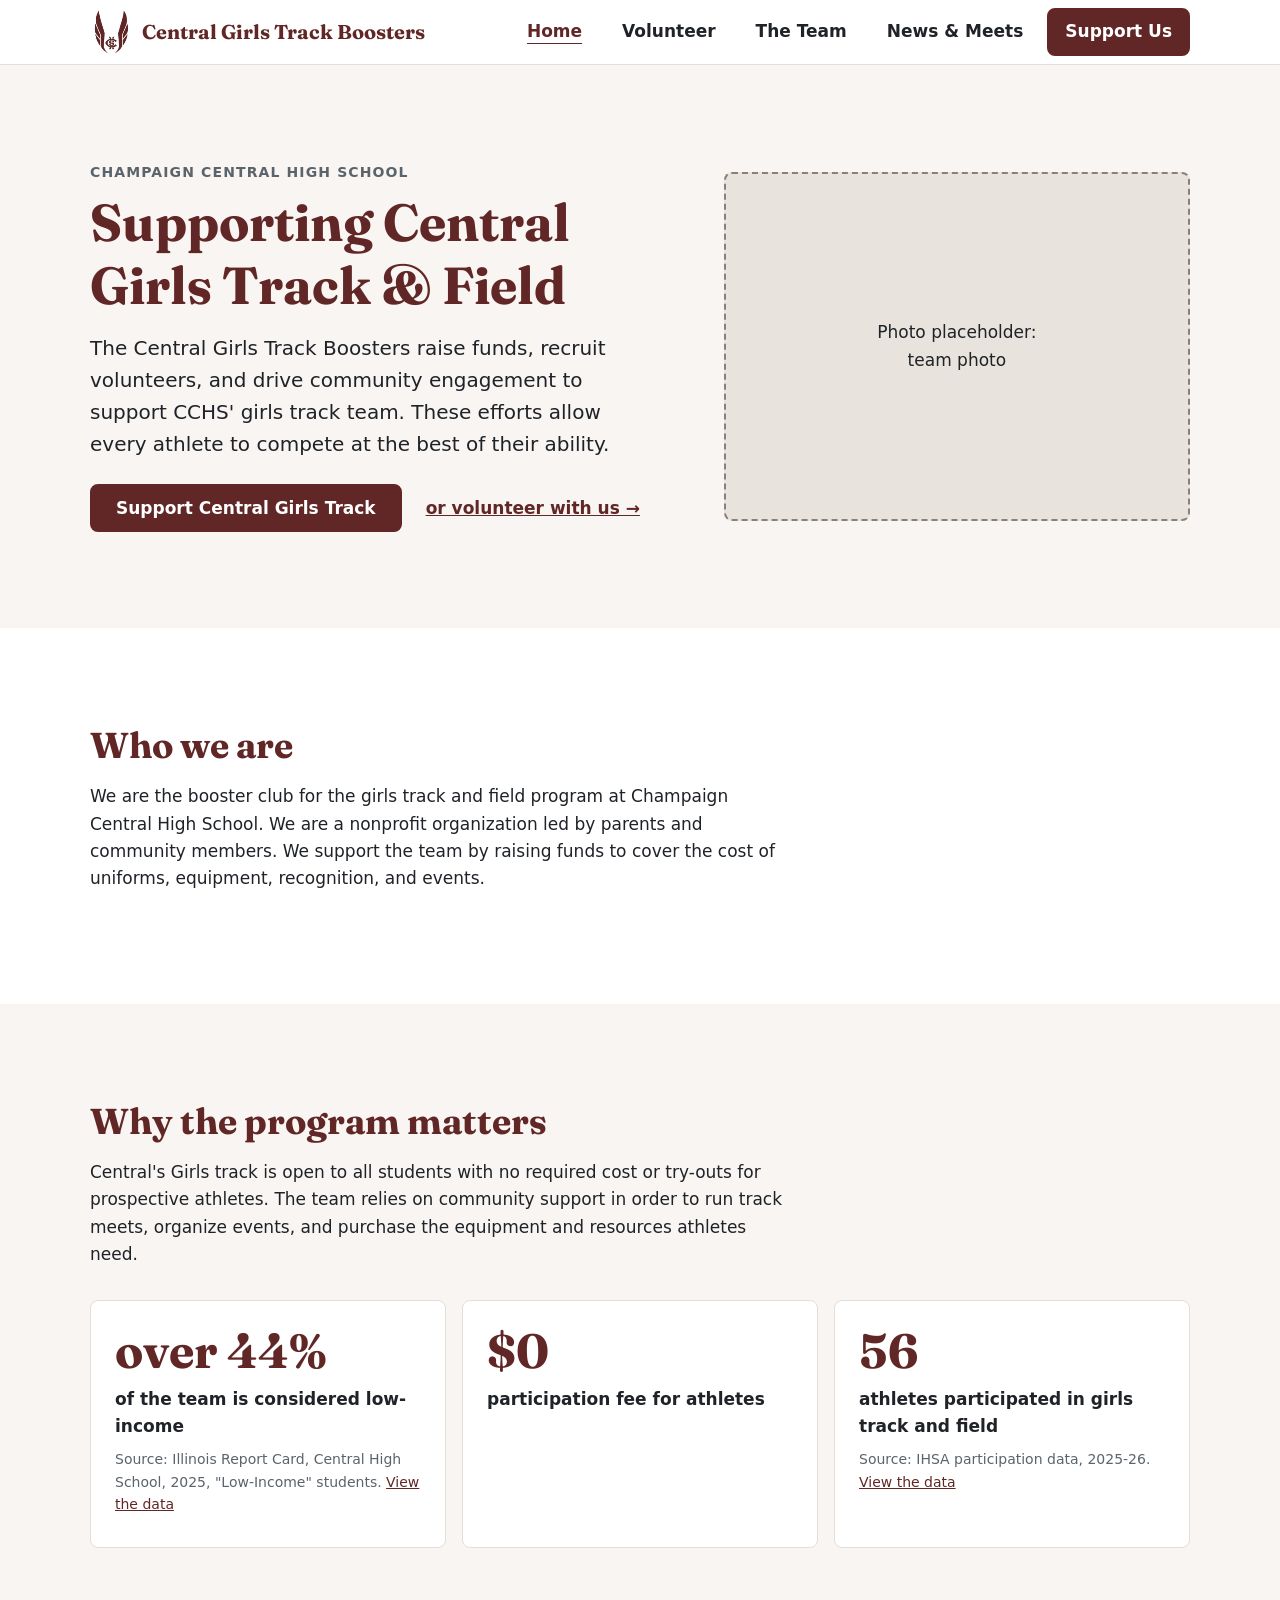
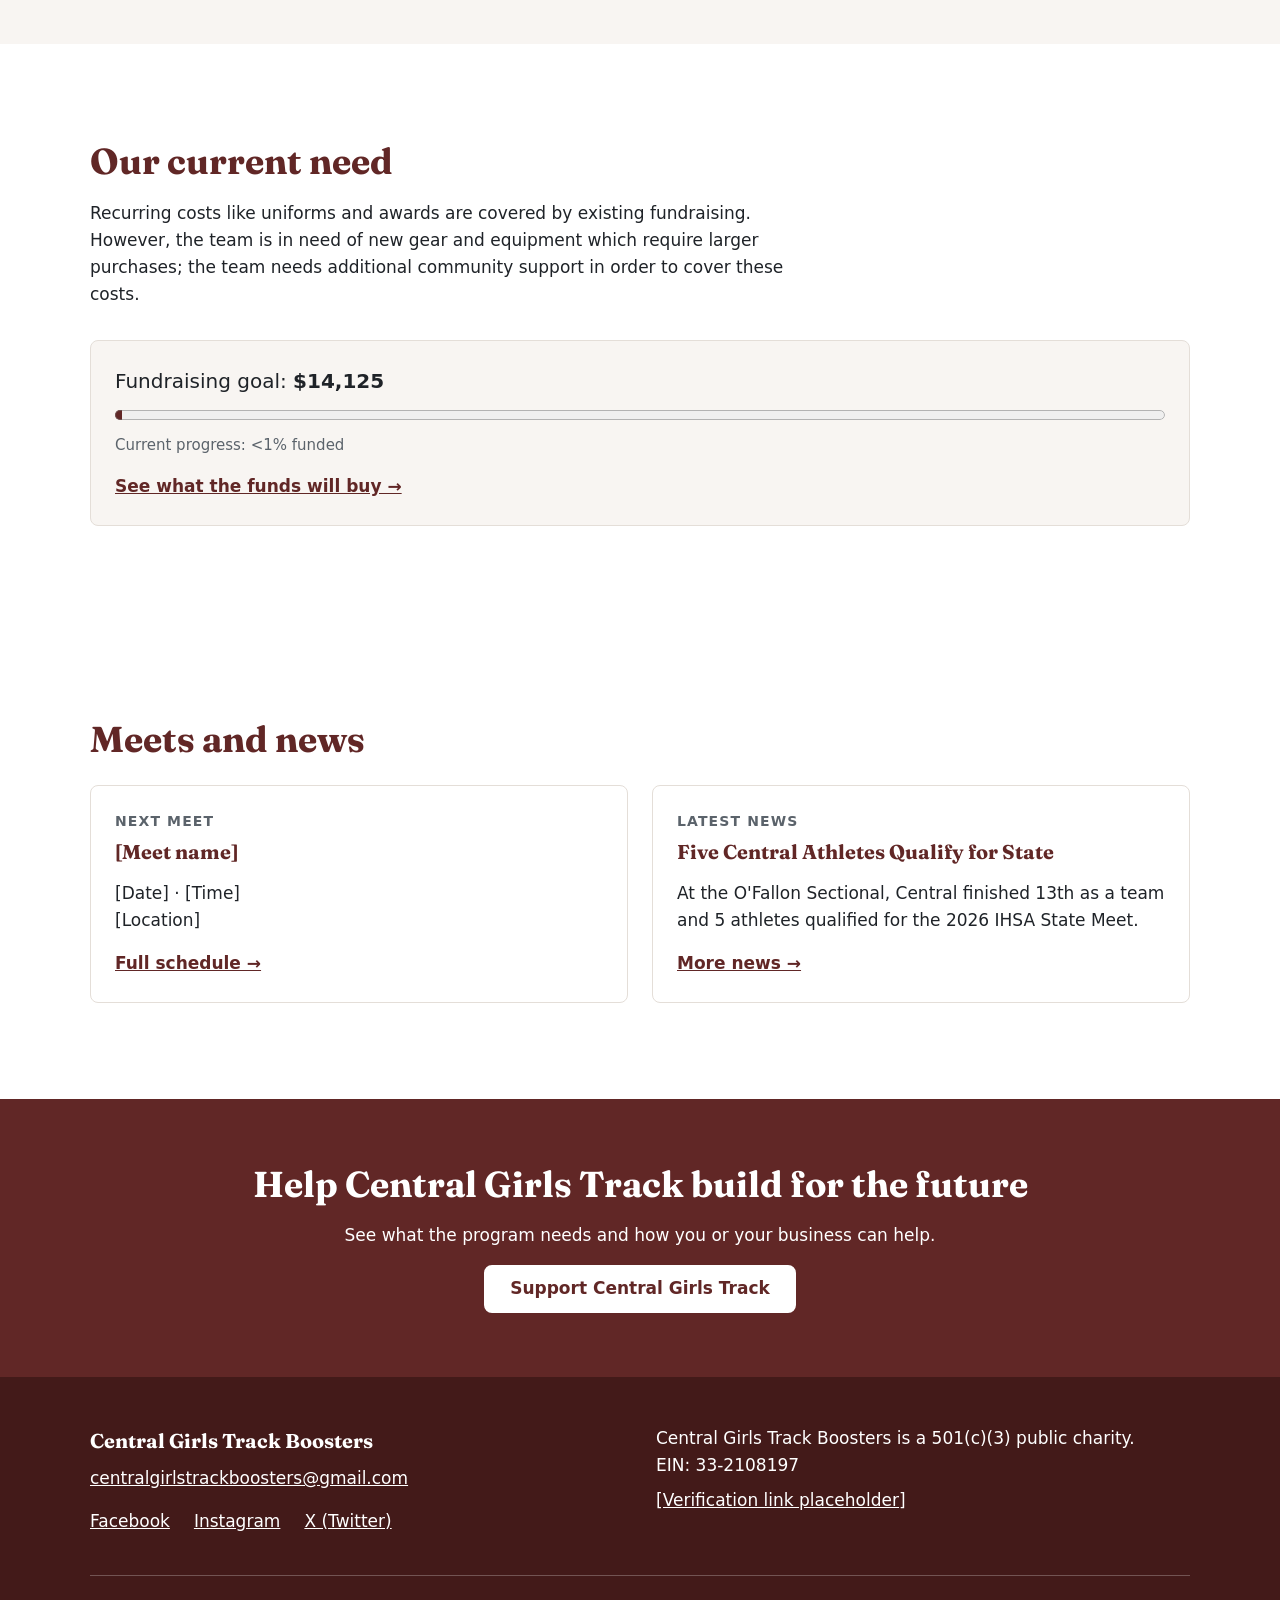
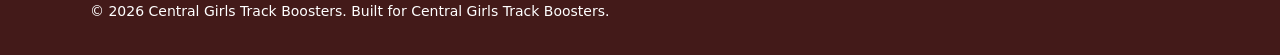
<file: index.html>
<!DOCTYPE html>
<html lang="en">
<head>
  <meta charset="utf-8">
  <meta name="viewport" content="width=device-width, initial-scale=1">
  <title>Central Girls Track Boosters</title>
  <meta name="description" content="Central Girls Track Boosters support the girls track and field program at Champaign Central High School.">

  <link rel="preconnect" href="https://fonts.googleapis.com">
  <link rel="preconnect" href="https://fonts.gstatic.com" crossorigin>
  <link href="https://fonts.googleapis.com/css2?family=Fraunces:wght@600;700&display=swap" rel="stylesheet">

  <link rel="stylesheet" href="css/style.css">
  <script src="js/main.js" defer></script>
</head>
<body>
  <a class="skip-link" href="#main">Skip to main content</a>

  <header class="site-header">
  <div class="container header-inner">

    <a class="brand" href="index.html">
      <img src="images/logo.png" alt="" width="48" height="48">
      <span class="brand-text">Central Girls Track Boosters</span>
    </a>

    <button class="nav-toggle" type="button"
            aria-expanded="false" aria-controls="site-nav">
      <span class="nav-toggle-label">Menu</span>
    </button>

    <nav id="site-nav" class="site-nav" aria-label="Main">
      <ul class="nav-list">
        <li><a href="index.html" aria-current="page">Home</a></li>
        <li><a href="volunteer.html">Volunteer</a></li>
        <li><a href="team.html">The Team</a></li>
        <li><a href="news.html">News &amp; Meets</a></li>
        <li><a class="btn btn-primary" href="support.html">Support Us</a></li>
      </ul>
    </nav>

  </div>
</header>

<main id="main">

  <!-- Hero -->
  <section class="section section-alt hero" aria-labelledby="hero-heading">
    <div class="container hero-inner">
      <div class="hero-text">
        <p class="eyebrow">Champaign Central High School</p>
        <h1 id="hero-heading">Supporting Central Girls Track &amp; Field</h1>
        <p class="lead">
          The Central Girls Track Boosters raise funds, recruit volunteers, and drive community engagement to support CCHS' girls track team. These efforts allow every athlete to compete at the best of their ability.
        </p>
        <div class="hero-actions">
          <a class="btn btn-primary" href="support.html">Support Central Girls Track</a>
          <a class="text-link" href="volunteer.html">or volunteer with us &rarr;</a>
        </div>
      </div>
      <div class="placeholder" role="img" aria-label="Placeholder for a team photo">
        Photo placeholder:<br>team photo
      </div>
    </div>
  </section>

  <!-- Who we are -->
  <section class="section" aria-labelledby="about-heading">
    <div class="container">
      <h2 id="about-heading">Who we are</h2>
      <p>
        We are the booster club for the girls track and field program at
        Champaign Central High School. We are a nonprofit organization led by parents and community members. We support the team by raising funds to cover the cost of
         uniforms, equipment, recognition, and events.
      </p>
    </div>
  </section>

  <!-- Why it matters -->
  <section class="section section-alt" aria-labelledby="why-heading">
    <div class="container">
      <h2 id="why-heading">Why the program matters</h2>
      <p>
        Central's Girls track is open to all students with no required cost or try-outs for prospective athletes. The team relies on community support in order to run track meets, organize events, and purchase the equipment
        and resources athletes need.
      </p>

      <ul class="stats">
        <li class="stat">
          <p class="stat-number">over 44%</p>
          <p class="stat-label">of the team is considered low-income</p>
          <p class="stat-note">
            Source: Illinois Report Card, Central High School, 2025,
            "Low-Income" students.
            <a href="https://www.illinoisreportcard.com/School.aspx?source=studentcharacteristics&amp;Schoolid=090100040260002"
                target="_blank" rel="noopener">View the data<span class="visually-hidden"> (opens in a new tab)</span></a>
            </p>
        </li>
        <li class="stat">
          <p class="stat-number">$0</p>
          <p class="stat-label">participation fee for athletes</p>
        </li>
        <li class="stat">
            <p class="stat-number">56</p>
            <p class="stat-label">athletes participated in girls track and field</p>
            <p class="stat-note">
                Source: IHSA participation data, 2025-26.
                <a href="https://www.ihsa.org/schools/trends/school/0324/participation/TRG"
                target="_blank" rel="noopener">View the data<span class="visually-hidden"> (opens in a new tab)</span></a>
            </p>
            </li>
      </ul>
    </div>
  </section>
  
  <!-- Current need -->
  <section class="section" aria-labelledby="need-heading">
    <div class="container">
      <h2 id="need-heading">Our current need</h2>
      <p>
        Recurring costs like uniforms and awards are covered by existing fundraising.
        However, the team is in need of new gear and equipment which require larger purchases; the team needs additional community support in order to cover these costs.
      </p>

      <div class="progress-card">
        <p class="progress-goal">Fundraising goal: <strong>$14,125</strong></p>
        <progress class="progress" value="100" max="14125"
                  aria-label="Fundraising progress toward $14,125 goal"></progress>
        <p class="progress-note">Current progress: &lt;1% funded</p>
        <a class="text-link" href="support.html#wishlist">See what the funds will buy &rarr;</a>
      </div>
    </div>
  </section>

  <!-- Next meet and news -->
  <section class="section" aria-labelledby="updates-heading">
    <div class="container">
      <h2 id="updates-heading">Meets and news</h2>
      <div class="two-col">
        <article class="card card-body">
          <p class="eyebrow">Next meet</p>
          <h3>[Meet name]</h3>
          <p>[Date] &middot; [Time]<br>[Location]</p>
          <a class="text-link" href="news.html">Full schedule &rarr;</a>
        </article>
        <article class="card card-body">
          <p class="eyebrow">Latest news</p>
          <h3>Five Central Athletes Qualify for State</h3>
          <p>At the O'Fallon Sectional, Central finished 13th as a team and 5 athletes qualified for the 2026 IHSA State Meet.</p>
          <a class="text-link" href="news.html">More news &rarr;</a>
        </article>
      </div>
    </div>
  </section>

  <!-- Closing CTA band -->
  <section class="cta-band" aria-labelledby="cta-heading">
    <div class="container">
      <h2 id="cta-heading">Help Central Girls Track build for the future</h2>
      <p>See what the program needs and how you or your business can help.</p>
      <a class="btn btn-light" href="support.html">Support Central Girls Track</a>
    </div>
  </section>
</main>

  <footer class="site-footer">
  <div class="container footer-inner">

    <div class="footer-col">
      <p class="footer-name">Central Girls Track Boosters</p>
      <p>
        <a data-config-mailto="email" data-config-text="email" href="#">[CONTACT EMAIL PLACEHOLDER]</a>
      </p>
      <ul class="social-list">
        <li><a data-config-href="facebookUrl" href="#">Facebook</a></li>
        <li><a data-config-href="instagramUrl" href="#">Instagram</a></li>
        <li><a data-config-href="xUrl" href="#">X (Twitter)</a></li>
      </ul>
    </div>

    <div class="footer-col">
      <p>
        Central Girls Track Boosters is a 501(c)(3) public charity.<br>
        EIN: 33-2108197
      </p>
      <p><a href="#">[Verification link placeholder]</a></p>
    </div>

  </div>

  <div class="container footer-bottom">
    <p>&copy; 2026 Central Girls Track Boosters. Built for Central Girls Track Boosters.</p>
  </div>
</footer>
</body>
</html>
</file>
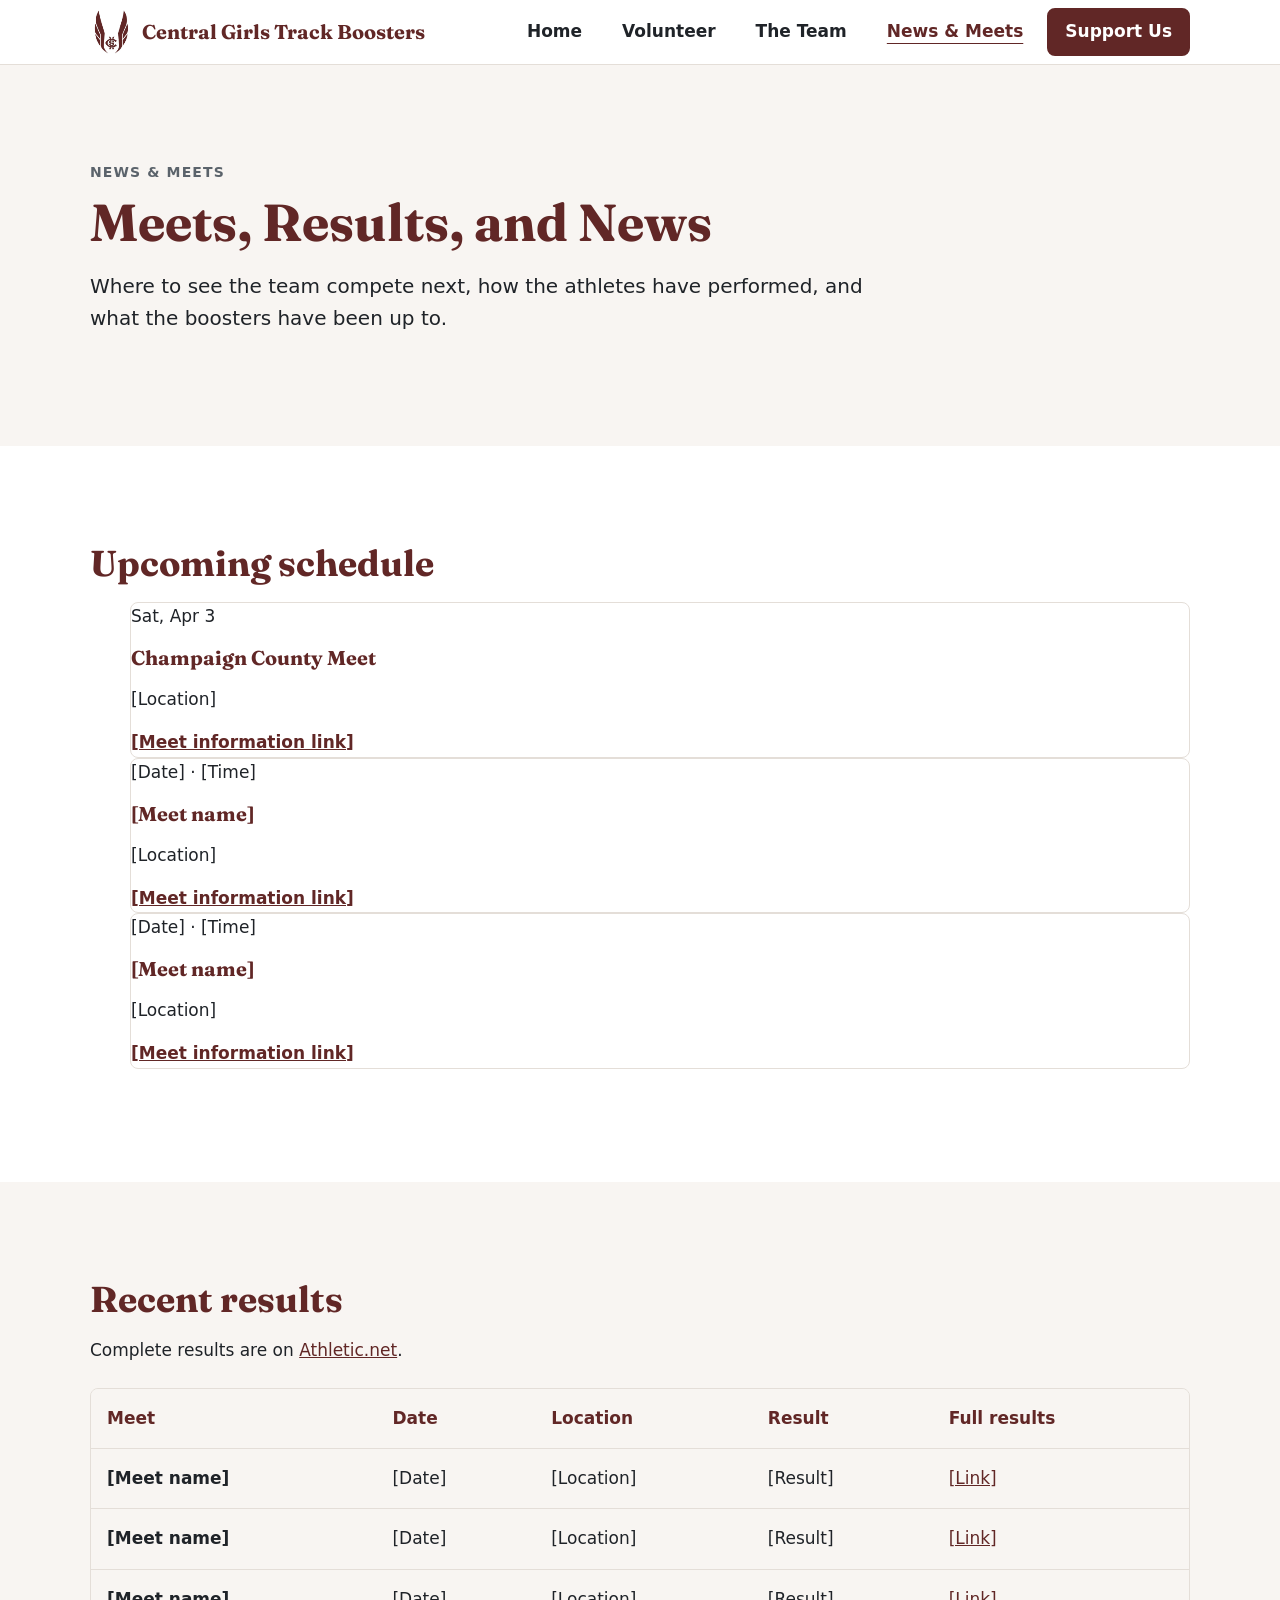
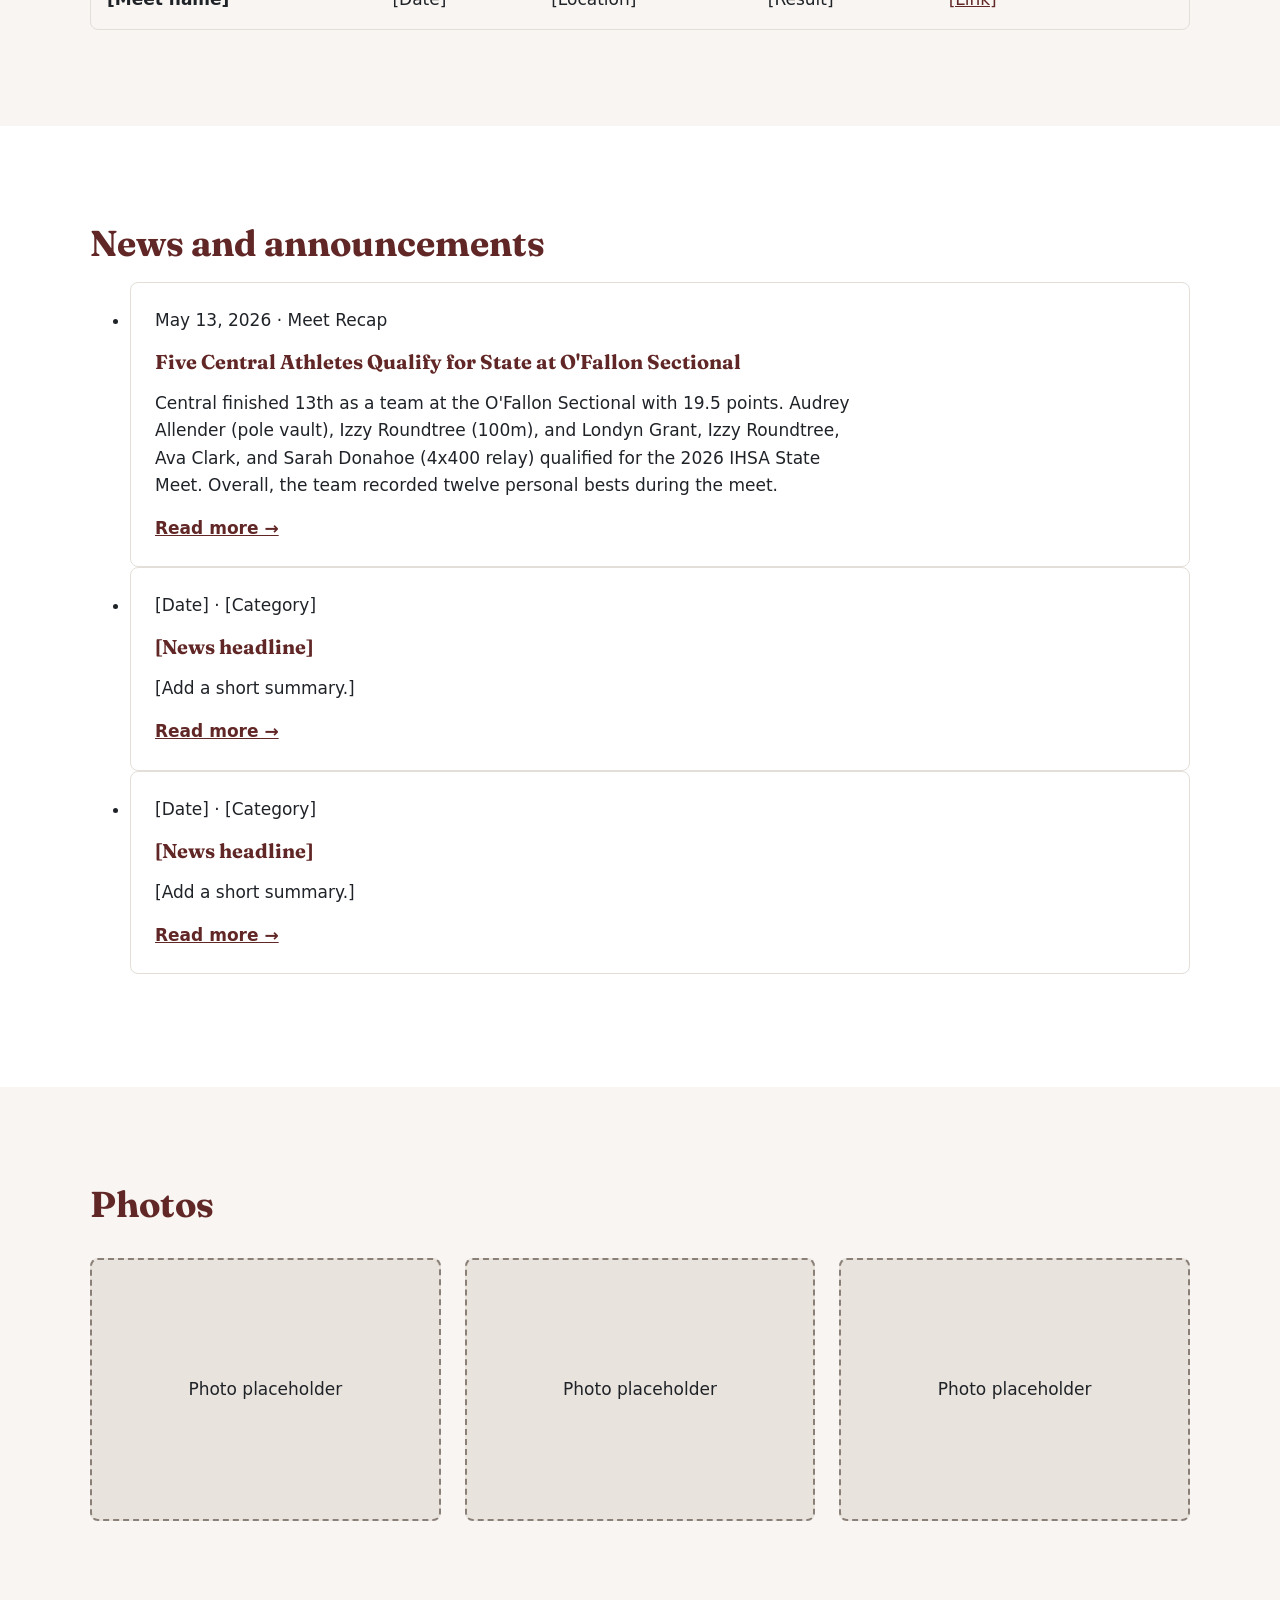
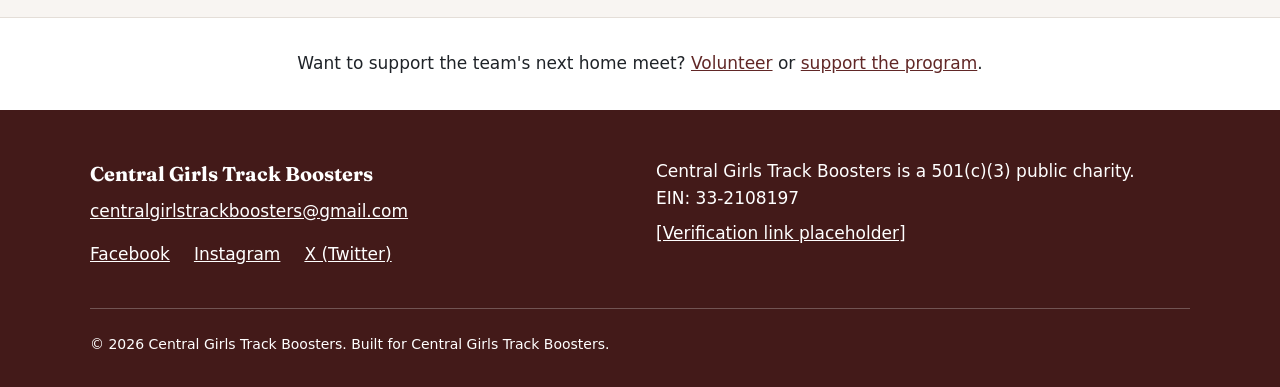
<file: news.html>
<!DOCTYPE html>
<html lang="en">
<head>
  <meta charset="utf-8">
  <meta name="viewport" content="width=device-width, initial-scale=1">
  <title>Central Girls Track Boosters</title>
  <meta name="description" content="Central Girls Track Boosters support the girls track and field program at Champaign Central High School.">

  <link rel="preconnect" href="https://fonts.googleapis.com">
  <link rel="preconnect" href="https://fonts.gstatic.com" crossorigin>
  <link href="https://fonts.googleapis.com/css2?family=Fraunces:wght@600;700&display=swap" rel="stylesheet">

  <link rel="stylesheet" href="css/style.css">
  <script src="js/main.js" defer></script>
</head>
<body>
  <a class="skip-link" href="#main">Skip to main content</a>

  <header class="site-header">
  <div class="container header-inner">

    <a class="brand" href="index.html">
      <img src="images/logo.png" alt="" width="48" height="48">
      <span class="brand-text">Central Girls Track Boosters</span>
    </a>

    <button class="nav-toggle" type="button"
            aria-expanded="false" aria-controls="site-nav">
      <span class="nav-toggle-label">Menu</span>
    </button>

    <nav id="site-nav" class="site-nav" aria-label="Main">
      <ul class="nav-list">
        <li><a href="index.html">Home</a></li>
        <li><a href="volunteer.html">Volunteer</a></li>
        <li><a href="team.html">The Team</a></li>
        <li><a href="news.html" aria-current="page">News &amp; Meets</a></li>
        <li><a class="btn btn-primary" href="support.html">Support Us</a></li>
      </ul>
    </nav>

  </div>
</header>

  <main id="main">
  <!-- Hero -->
  <section class="section section-alt hero" aria-labelledby="page-heading">
    <div class="container">
      <p class="eyebrow">News &amp; Meets</p>
      <h1 id="page-heading">Meets, Results, and News</h1>
      <p class="lead">
        Where to see the team compete next, how the athletes have performed, and what the boosters
        have been up to.
      </p>
    </div>
  </section>

  <!-- Upcoming schedule -->
  <section class="section" aria-labelledby="schedule-heading">
    <div class="container">
      <h2 id="schedule-heading">Upcoming schedule</h2>
      <ul class="schedule-list">
        <li class="card schedule-item">
          <p class="schedule-date">Sat, Apr 3</p>
          <div>
            <h3>Champaign County Meet</h3>
            <p>[Location]</p>
          </div>
          <a class="text-link" href="#">[Meet information link]</a>
        </li>
        <li class="card schedule-item">
          <p class="schedule-date"><time>[Date]</time> &middot; [Time]</p>
          <div>
            <h3>[Meet name]</h3>
            <p>[Location]</p>
          </div>
          <a class="text-link" href="#">[Meet information link]</a>
        </li>
        <li class="card schedule-item">
          <p class="schedule-date"><time>[Date]</time> &middot; [Time]</p>
          <div>
            <h3>[Meet name]</h3>
            <p>[Location]</p>
          </div>
          <a class="text-link" href="#">[Meet information link]</a>
        </li>
      </ul>
    </div>
  </section>

  <!-- Recent results -->
  <section class="section section-alt" aria-labelledby="results-heading">
    <div class="container">
      <h2 id="results-heading">Recent results</h2>
      <p>
        Complete results are on
        <a href="https://www.athletic.net/team/19700/track-and-field-outdoor/2026"
           target="_blank" rel="noopener">Athletic.net<span class="visually-hidden"> (opens in a new tab)</span></a>.
      </p>

      <div class="table-wrap" role="region" aria-labelledby="results-heading" tabindex="0">
        <table class="results-table">
          <caption class="visually-hidden">Recent meet results</caption>
          <thead>
            <tr>
              <th scope="col">Meet</th>
              <th scope="col">Date</th>
              <th scope="col">Location</th>
              <th scope="col">Result</th>
              <th scope="col">Full results</th>
            </tr>
          </thead>
          <tbody>
            <tr>
              <th scope="row">[Meet name]</th>
              <td>[Date]</td>
              <td>[Location]</td>
              <td>[Result]</td>
              <td><a href="#">[Link]</a></td>
            </tr>
            <tr>
              <th scope="row">[Meet name]</th>
              <td>[Date]</td>
              <td>[Location]</td>
              <td>[Result]</td>
              <td><a href="#">[Link]</a></td>
            </tr>
            <tr>
              <th scope="row">[Meet name]</th>
              <td>[Date]</td>
              <td>[Location]</td>
              <td>[Result]</td>
              <td><a href="#">[Link]</a></td>
            </tr>
          </tbody>
        </table>
      </div>
    </div>
  </section>

  <!-- News -->
  <section class="section" aria-labelledby="news-heading">
    <div class="container">
      <h2 id="news-heading">News and announcements</h2>
      <ul class="news-grid">
        <li>
          <article class="card card-body">
            <p class="news-meta"><time>May 13, 2026</time> &middot; Meet Recap</p>
            <h3>Five Central Athletes Qualify for State at O'Fallon Sectional</h3>
            <p>Central finished 13th as a team at the O'Fallon Sectional with 19.5 points. Audrey Allender (pole vault), Izzy Roundtree (100m), and Londyn Grant, Izzy 
                Roundtree, Ava Clark, and Sarah Donahoe (4x400 relay) qualified for the 2026 IHSA State Meet. 
                Overall, the team recorded twelve personal bests during the meet.</p>
            <a class="text-link" href="#">Read more &rarr;</a>
          </article>
        </li>
        <li>
          <article class="card card-body">
            <p class="news-meta"><time>[Date]</time> &middot; [Category]</p>
            <h3>[News headline]</h3>
            <p>[Add a short summary.]</p>
            <a class="text-link" href="#">Read more &rarr;</a>
          </article>
        </li>
        <li>
          <article class="card card-body">
            <p class="news-meta"><time>[Date]</time> &middot; [Category]</p>
            <h3>[News headline]</h3>
            <p>[Add a short summary.]</p>
            <a class="text-link" href="#">Read more &rarr;</a>
          </article>
        </li>
      </ul>
    </div>
  </section>

  <!-- Photos -->
  <section class="section section-alt" aria-labelledby="photos-heading">
    <div class="container">
      <h2 id="photos-heading">Photos</h2>
      <ul class="photo-grid">
        <li class="placeholder" role="img" aria-label="Placeholder for a meet photo">Photo placeholder</li>
        <li class="placeholder" role="img" aria-label="Placeholder for a meet photo">Photo placeholder</li>
        <li class="placeholder" role="img" aria-label="Placeholder for a meet photo">Photo placeholder</li>
      </ul>
    </div>
  </section>

  <!-- Quiet support strip -->
  <section class="support-strip" aria-label="Other ways to help">
    <div class="container">
      <p>
        Want to support the team's next home meet?
        <a href="volunteer.html">Volunteer</a> or
        <a href="support.html">support the program</a>.
      </p>
    </div>
  </section>
  </main>

  <footer class="site-footer">
  <div class="container footer-inner">

    <div class="footer-col">
      <p class="footer-name">Central Girls Track Boosters</p>
      <p>
        <a data-config-mailto="email" data-config-text="email" href="#">[CONTACT EMAIL PLACEHOLDER]</a>
      </p>
      <ul class="social-list">
        <li><a data-config-href="facebookUrl" href="#">Facebook</a></li>
        <li><a data-config-href="instagramUrl" href="#">Instagram</a></li>
        <li><a data-config-href="xUrl" href="#">X (Twitter)</a></li>
      </ul>
    </div>

    <div class="footer-col">
      <p>
        Central Girls Track Boosters is a 501(c)(3) public charity.<br>
        EIN: 33-2108197
      </p>
      <p><a href="#">[Verification link placeholder]</a></p>
    </div>

  </div>

  <div class="container footer-bottom">
    <p>&copy; 2026 Central Girls Track Boosters. Built for Central Girls Track Boosters.</p>
  </div>
</footer>
</body>
</html>
</file>
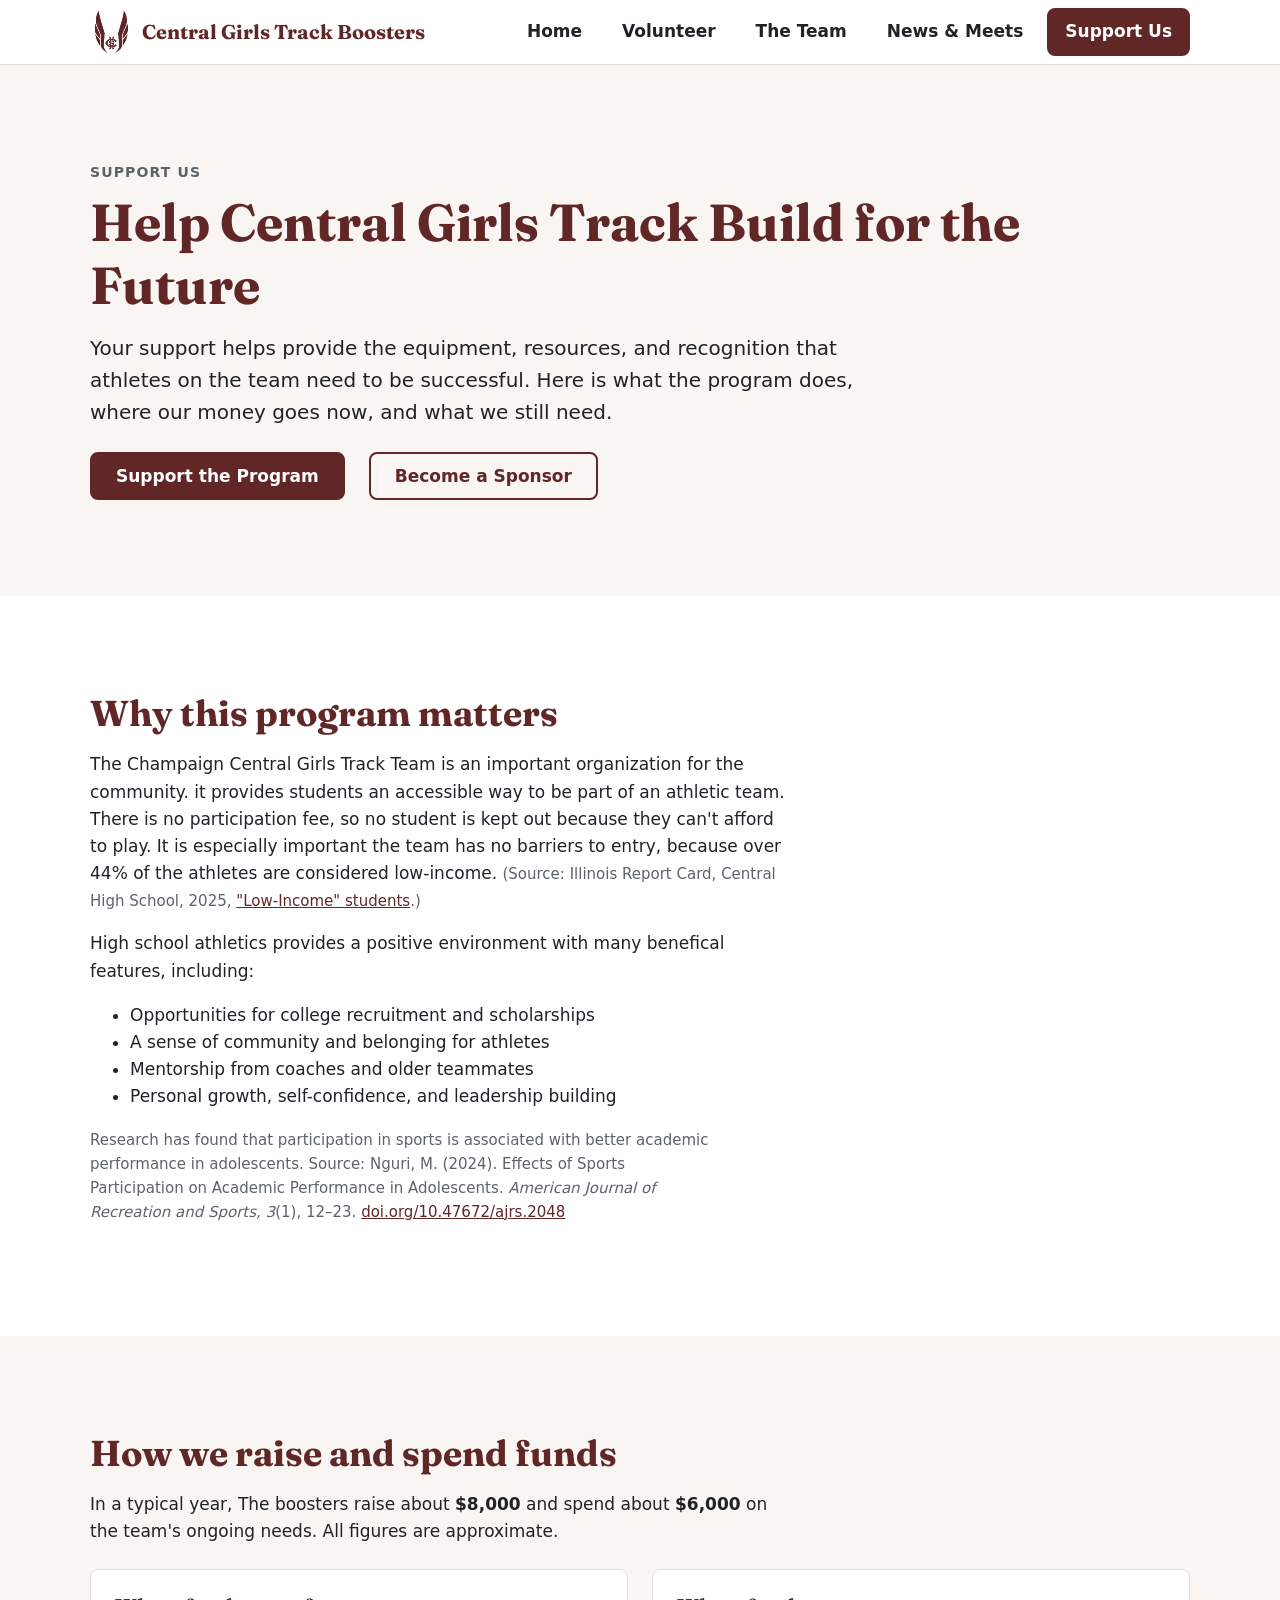
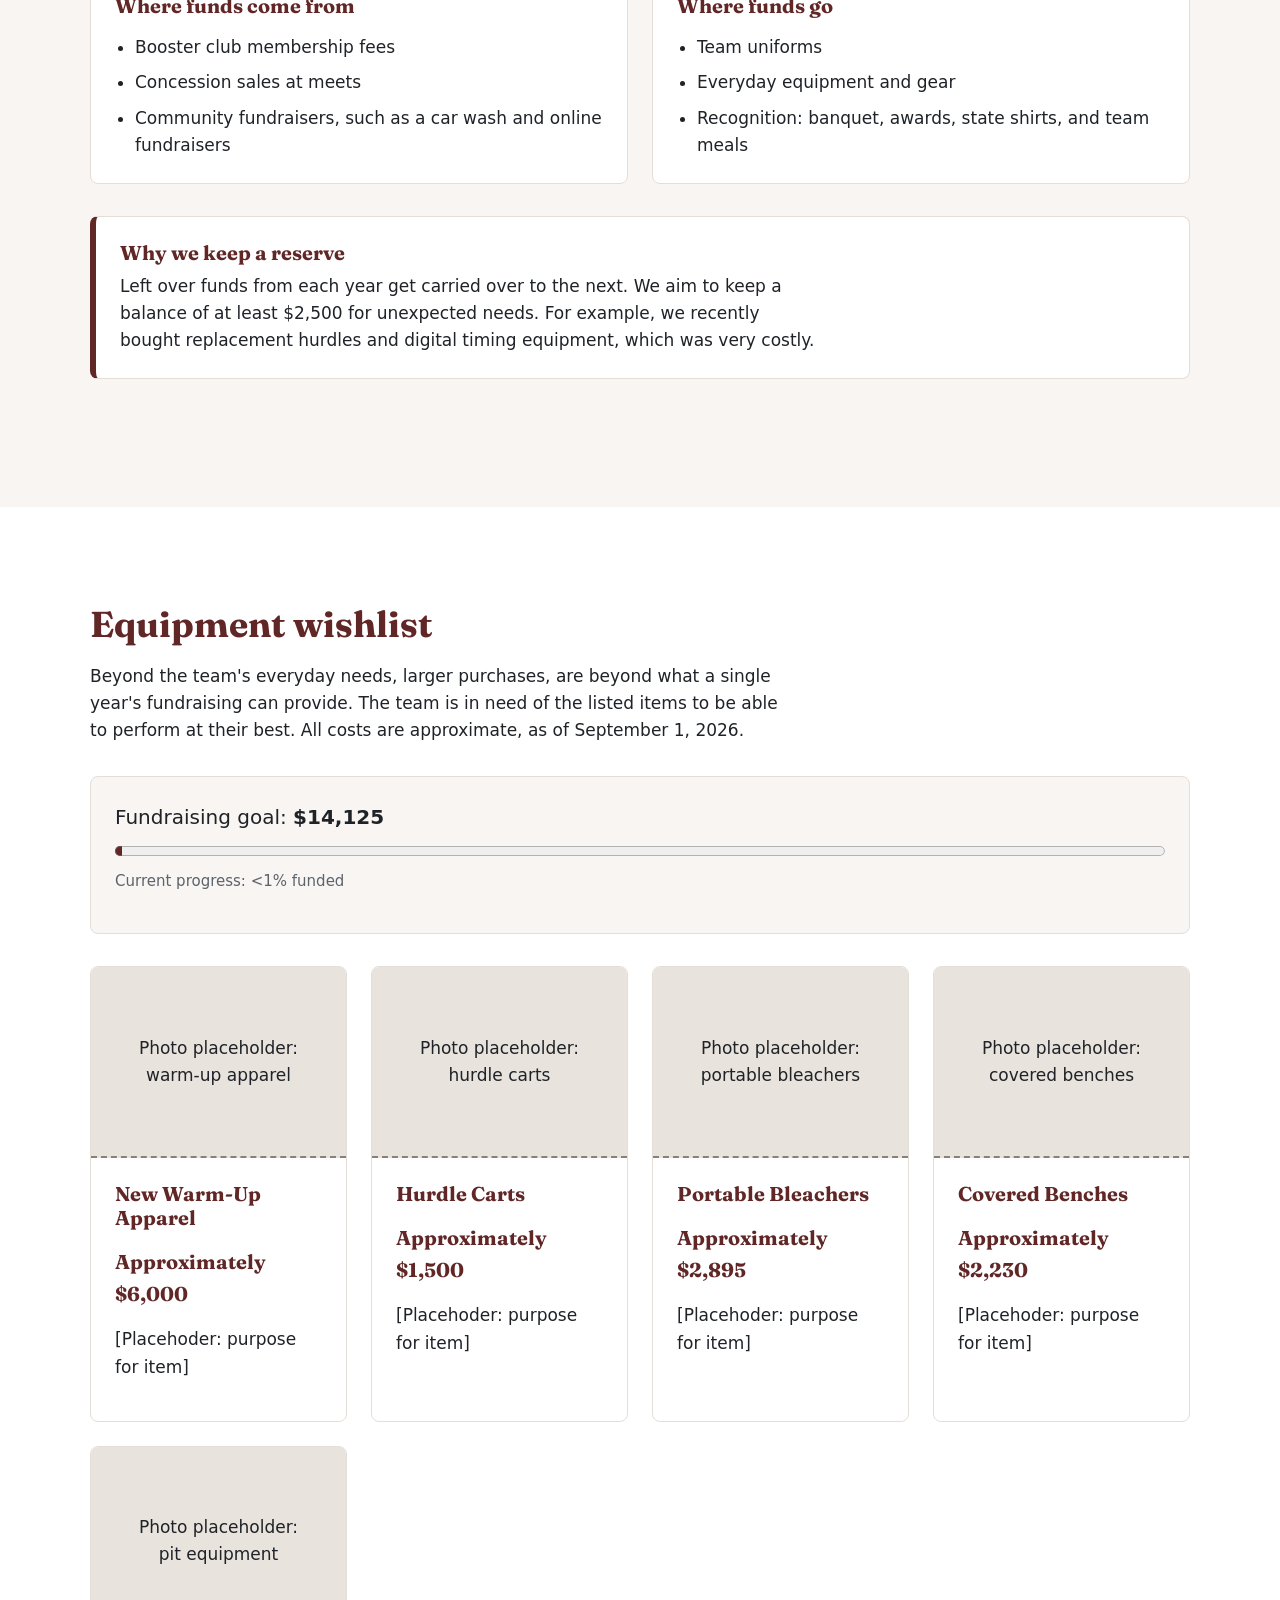
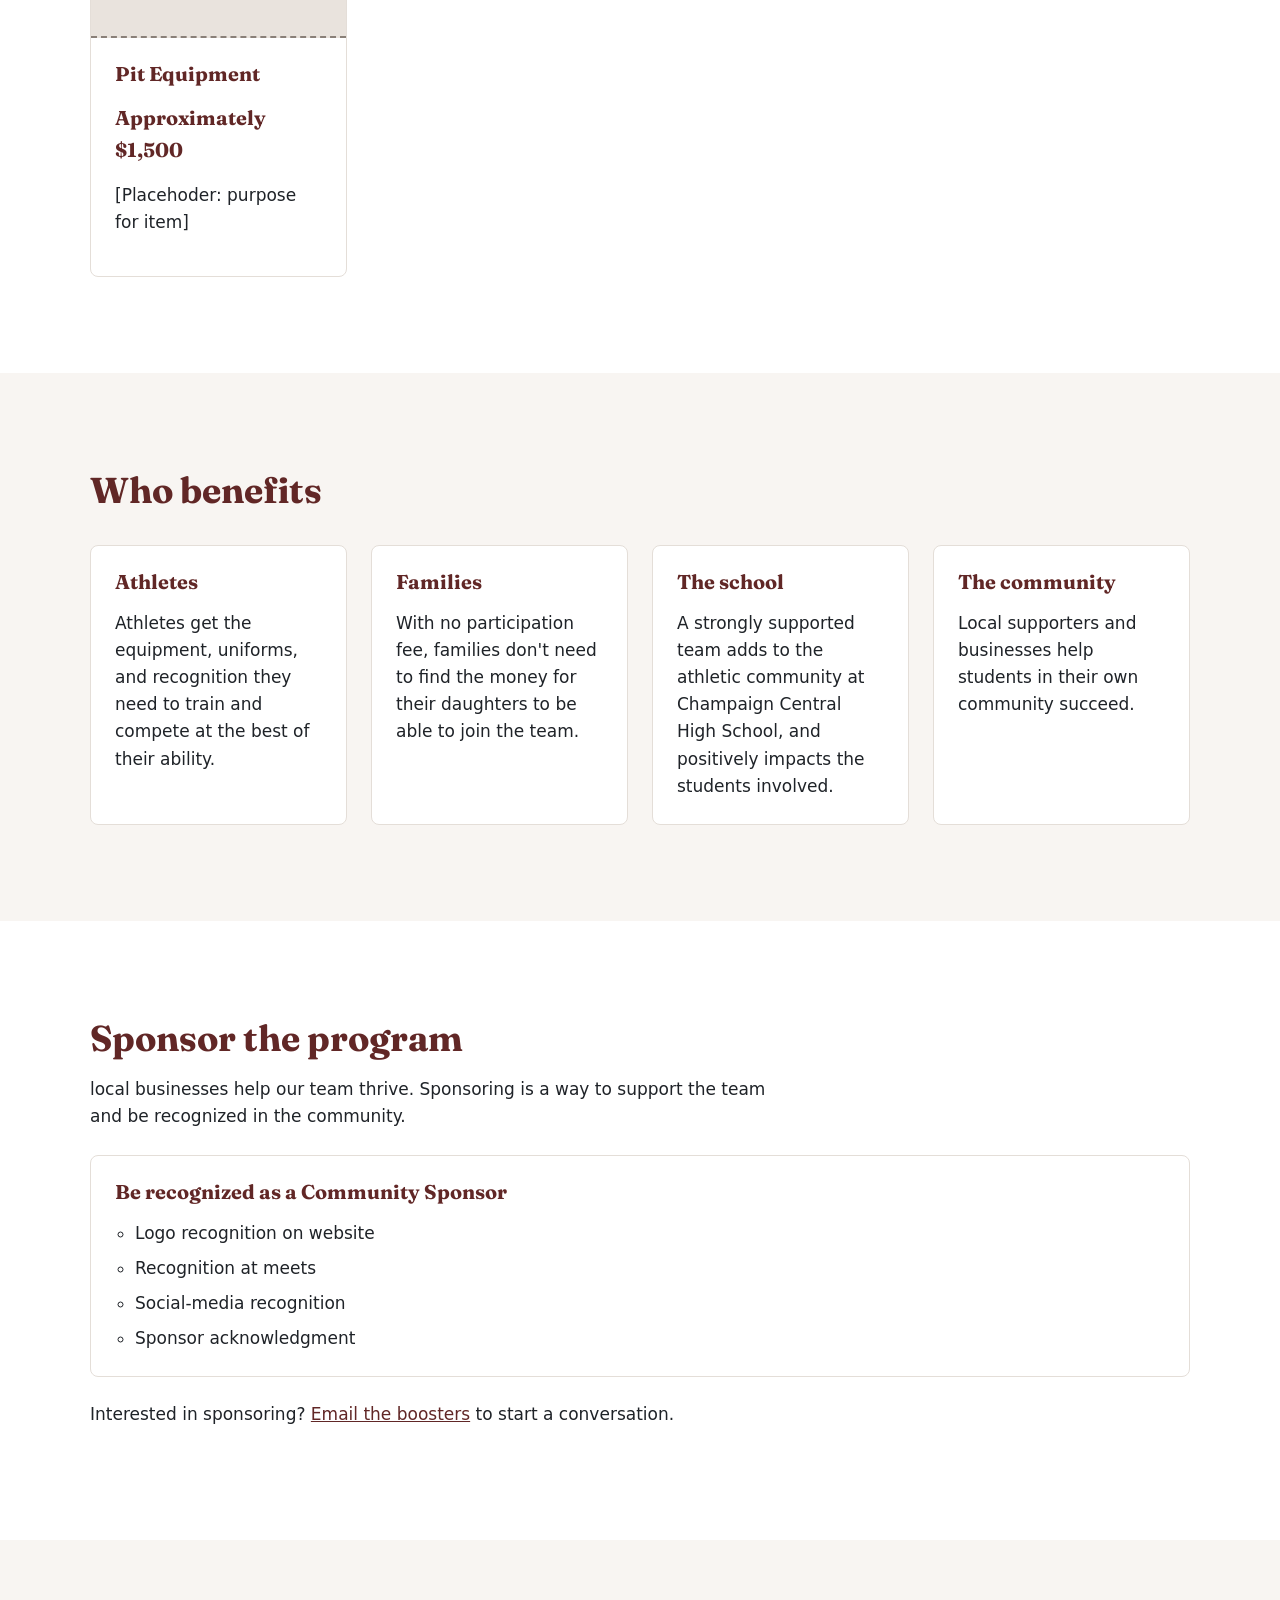
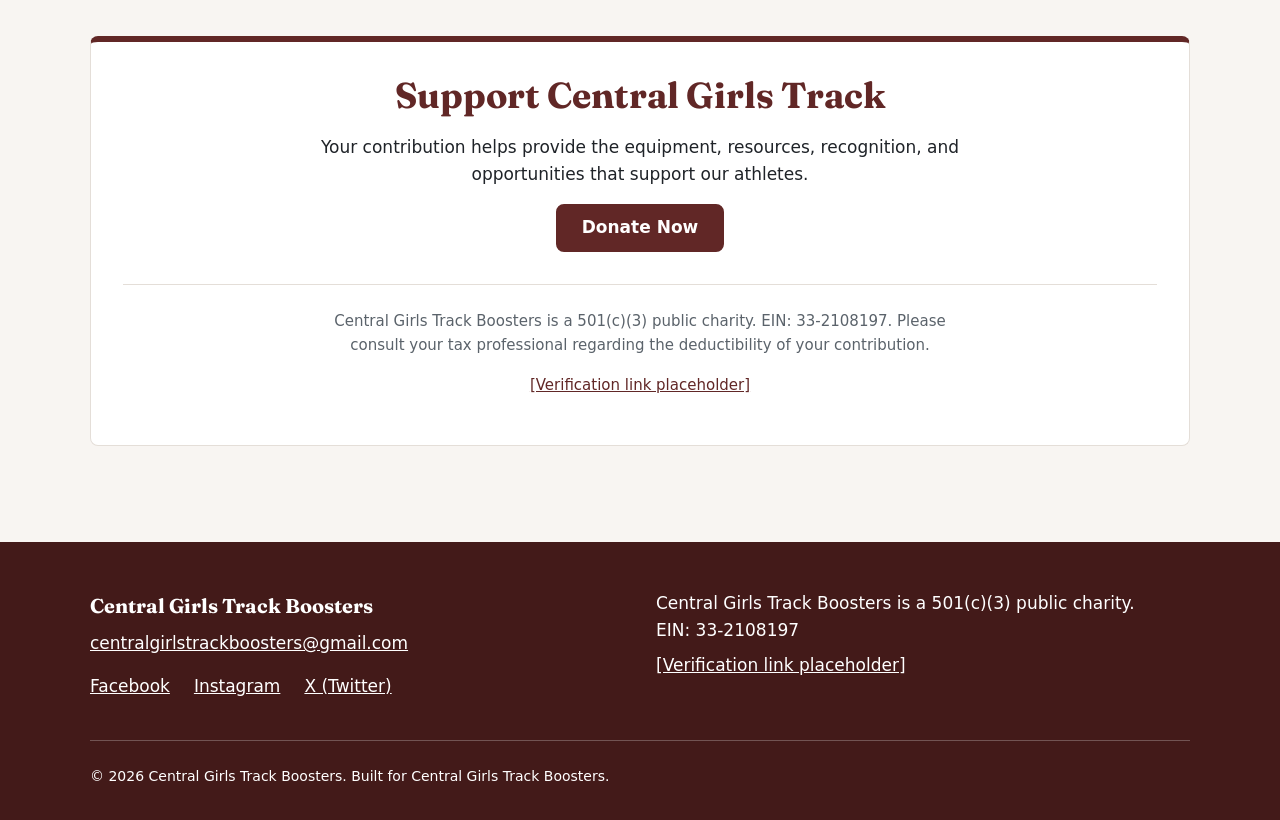
<file: support.html>
<!DOCTYPE html>
<html lang="en">
<head>
  <meta charset="utf-8">
  <meta name="viewport" content="width=device-width, initial-scale=1">
  <title>Support Us</title>
  <meta name="description" content="Support Central Girls Track with a donation or sponsorship.">

  <link rel="preconnect" href="https://fonts.googleapis.com">
  <link rel="preconnect" href="https://fonts.gstatic.com" crossorigin>
  <link href="https://fonts.googleapis.com/css2?family=Fraunces:wght@600;700&display=swap" rel="stylesheet">

  <link rel="stylesheet" href="css/style.css">
  <script src="js/main.js" defer></script>
</head>
<body>
  <a class="skip-link" href="#main">Skip to main content</a>

  <header class="site-header">
  <div class="container header-inner">

    <a class="brand" href="index.html">
      <img src="images/logo.png" alt="" width="48" height="48">
      <span class="brand-text">Central Girls Track Boosters</span>
    </a>

    <button class="nav-toggle" type="button"
            aria-expanded="false" aria-controls="site-nav">
      <span class="nav-toggle-label">Menu</span>
    </button>

    <nav id="site-nav" class="site-nav" aria-label="Main">
      <ul class="nav-list">
        <li><a href="index.html">Home</a></li>
        <li><a href="volunteer.html">Volunteer</a></li>
        <li><a href="team.html">The Team</a></li>
        <li><a href="news.html">News &amp; Meets</a></li>
        <li><a class="btn btn-primary" href="support.html">Support Us</a></li>
      </ul>
    </nav>

  </div>
</header>

  <main id="main">
  <!-- Hero -->
  <section class="section section-alt hero" aria-labelledby="page-heading">
    <div class="container">
      <p class="eyebrow">Support Us</p>
      <h1 id="page-heading">Help Central Girls Track Build for the Future</h1>
      <p class="lead">
        Your support helps provide the equipment, resources, and recognition that
        athletes on the team need to be successful. Here is what the program does, where our money
        goes now, and what we still need.
      </p>
      <div class="hero-actions">
        <a class="btn btn-primary" href="#give">Support the Program</a>
        <a class="btn btn-secondary" href="#sponsor">Become a Sponsor</a>
      </div>
    </div>
  </section>

  <!-- Why it matters -->
  <section class="section" aria-labelledby="why-heading">
    <div class="container">
      <h2 id="why-heading">Why this program matters</h2>
      <p>
        The Champaign Central Girls Track Team is an important organization for the community. 
        it provides students an accessible way to be part of an athletic team. 
        There is no participation fee, so no student is kept out
        because they can't afford to play. It is especially important the team has no barriers to entry, 
        because over 44% of the athletes are considered low-income. <span class="source-note">
    (Source: Illinois Report Card, Central High School, 2025,
    <a href="https://www.illinoisreportcard.com/School.aspx?source=studentcharacteristics&amp;Schoolid=090100040260002"
       target="_blank" rel="noopener">"Low-Income" students<span class="visually-hidden"> (opens in a new tab)</span></a>.)
  </span>
      </p>
      <p>High school athletics provides a positive environment with many benefical features, including:</p>
      <ul>
        <li>Opportunities for college recruitment and scholarships</li>
        <li>A sense of community and belonging for athletes</li>
        <li>Mentorship from coaches and older teammates</li>
        <li>Personal growth, self-confidence, and leadership building</li>
      </ul>
      <p class="source-note">
  Research has found that participation in sports is associated with better
  academic performance in adolescents. Source: Nguri, M. (2024). Effects of Sports Participation on Academic Performance
  in Adolescents. <em>American Journal of Recreation and Sports, 3</em>(1), 12&ndash;23.
  <a href="https://doi.org/10.47672/ajrs.2048" target="_blank" rel="noopener">doi.org/10.47672/ajrs.2048<span class="visually-hidden"> (opens in a new tab)</span></a>
</p>
      </p>
    </div>
  </section>

  <!-- Finances -->
  <section class="section section-alt" aria-labelledby="finances-heading">
    <div class="container">
      <h2 id="finances-heading">How we raise and spend funds</h2>
      <p>
        In a typical year, The boosters raise about <strong>$8,000</strong> and spend
        about <strong>$6,000</strong> on the team's ongoing needs. All figures are approximate.
      </p>

      <div class="two-col">
        <article class="card card-body">
          <h3>Where funds come from</h3>
          <ul>
            <li>Booster club membership fees</li>
            <li>Concession sales at meets</li>
            <li>Community fundraisers, such as a car wash and online fundraisers</li>
          </ul>
        </article>
        <article class="card card-body">
          <h3>Where funds go</h3>
          <ul>
            <li>Team uniforms</li>
            <li>Everyday equipment and gear</li>
            <li>Recognition: banquet, awards, state shirts, and team meals</li>
          </ul>
        </article>
      </div>

      <div class="callout">
        <h3>Why we keep a reserve</h3>
        <p>
          Left over funds from each year get carried over to the next. We aim to keep a
          balance of at least $2,500 for unexpected needs. For example, we recently bought 
          replacement hurdles and digital timing equipment, which was very costly.
        </p>
      </div>

    </div>
  </section>
    <!-- Wishlist -->
  <section class="section" id="wishlist" aria-labelledby="wishlist-heading">
    <div class="container">
      <h2 id="wishlist-heading">Equipment wishlist</h2>
      <p>
        Beyond the team's everyday needs, larger purchases, are beyond what a single year's fundraising can
        provide. The team is in need of the listed items to be able to perform at their best.
        All costs are approximate, as of September 1, 2026.
      </p>

      <div class="progress-card">
        <p class="progress-goal">
          Fundraising goal: <strong id="wishlist-total">$14,125</strong>
        </p>
        <progress id="wishlist-progress" class="progress" value="100" max="14125"
                  aria-label="Fundraising progress toward wishlist goal (placeholder)"></progress>
         <p class="progress-note">Current progress: &lt;1% funded</p>
      </div>

      <ul class="wishlist-grid">

        <li>
          <article class="card wishlist-card" data-cost="6000">
            <div class="placeholder" role="img" aria-label="Placeholder for a warm-up apparel photo">
              Photo placeholder:<br>warm-up apparel
            </div>
            <div class="card-body">
              <h3>New Warm-Up Apparel</h3>
              <p class="cost">Approximately $6,000</p>
              <p>[Placehoder: purpose for item]</p>

            </div>
          </article>
        </li>

        <li>
          <article class="card wishlist-card" data-cost="1500">
            <div class="placeholder" role="img" aria-label="Placeholder for a hurdle carts photo">
              Photo placeholder:<br>hurdle carts
            </div>
            <div class="card-body">
              <h3>Hurdle Carts</h3>
              <p class="cost">Approximately $1,500</p>
              <p>[Placehoder: purpose for item]</p>
              
            </div>
          </article>
        </li>

        <li>
          <article class="card wishlist-card" data-cost="2895">
            <div class="placeholder" role="img" aria-label="Placeholder for a portable bleachers photo">
              Photo placeholder:<br>portable bleachers
            </div>
            <div class="card-body">
              <h3>Portable Bleachers</h3>
              <p class="cost">Approximately $2,895</p>
              <p>[Placehoder: purpose for item]</p>
              
            </div>
          </article>
        </li>

        <li>
          <article class="card wishlist-card" data-cost="2230">
            <div class="placeholder" role="img" aria-label="Placeholder for a covered benches photo">
              Photo placeholder:<br>covered benches
            </div>
            <div class="card-body">
              <h3>Covered Benches</h3>
              <p class="cost">Approximately $2,230</p>
              <p>[Placehoder: purpose for item]</p>
              
            </div>
          </article>
        </li>

        <li>
          <article class="card wishlist-card" data-cost="1500">
            <div class="placeholder" role="img" aria-label="Placeholder for a pit equipment photo">
              Photo placeholder:<br>pit equipment
            </div>
            <div class="card-body">
              <h3>Pit Equipment</h3>
              <p class="cost">Approximately $1,500</p>
              <p>[Placehoder: purpose for item]</p>
              
            </div>
          </article>
        </li>

      </ul>
    </div>
  </section>
    <!-- Who benefits -->
  <section class="section section-alt" aria-labelledby="benefits-heading">
    <div class="container">
      <h2 id="benefits-heading">Who benefits</h2>
      <ul class="benefit-grid">
        <li class="card card-body">
          <h3>Athletes</h3>
          <p>Athletes get the equipment, uniforms, and recognition they need to train and compete at the best of their ability.</p>
        </li>
        <li class="card card-body">
          <h3>Families</h3>
          <p>With no participation fee, families don't need to find the money for their daughters to be able to join the team.</p>
        </li>
        <li class="card card-body">
          <h3>The school</h3>
          <p>A strongly supported team adds to the athletic community at Champaign Central High School, and positively impacts the students involved.</p>
        </li>
        <li class="card card-body">
          <h3>The community</h3>
          <p>Local supporters and businesses help students in their own community succeed.</p>
        </li>
      </ul>
    </div>
  </section>

  <!-- Sponsorship -->
  <section class="section" id="sponsor" aria-labelledby="sponsor-heading">
    <div class="container">
      <h2 id="sponsor-heading">Sponsor the program</h2>
      <p>
        local businesses help our team thrive.
         Sponsoring is a way to support the team and be recognized in the community.
      
      </p>

      <ul class="tier-grid">
        <li class="card card-body">
          <h3>Be recognized as a Community Sponsor</h3>
          <ul>
            <li>Logo recognition on website</li>
            <li>Recognition at meets</li>
            <li>Social-media recognition</li>
            <li>Sponsor acknowledgment</li>
          </ul>
        </li>
      </ul>

      <p>
        Interested in sponsoring?
        <a data-config-mailto="email" href="#">Email the boosters</a>
        to start a conversation.
      </p>
    </div>
  </section>

  <!-- Donate -->
  <section class="section section-alt" id="give" aria-labelledby="give-heading">
    <div class="container">
      <div class="give-box">
        <h2 id="give-heading">Support Central Girls Track</h2>
        <p>
          Your contribution helps provide the equipment, resources, recognition,
          and opportunities that support our athletes.
        </p>
        <a class="btn btn-primary" data-config-href="donationUrl" href="#">Donate Now</a>

        <div class="fine-print">
          <p>
            Central Girls Track Boosters is a 501(c)(3) public charity.
            EIN: 33-2108197. Please consult your tax professional regarding
            the deductibility of your contribution.
          </p>
          <p><a href="#">[Verification link placeholder]</a></p>
        </div>
      </div>
    </div>
  </section>
  </main>

  <footer class="site-footer">
  <div class="container footer-inner">

    <div class="footer-col">
      <p class="footer-name">Central Girls Track Boosters</p>
      <p>
        <a data-config-mailto="email" data-config-text="email" href="#">[CONTACT EMAIL PLACEHOLDER]</a>
      </p>
      <ul class="social-list">
        <li><a data-config-href="facebookUrl" href="#">Facebook</a></li>
        <li><a data-config-href="instagramUrl" href="#">Instagram</a></li>
        <li><a data-config-href="xUrl" href="#">X (Twitter)</a></li>
      </ul>
    </div>

    <div class="footer-col">
      <p>
        Central Girls Track Boosters is a 501(c)(3) public charity.<br>
        EIN: 33-2108197
      </p>
      <p><a href="#">[Verification link placeholder]</a></p>
    </div>

  </div>

  <div class="container footer-bottom">
    <p>&copy; 2026 Central Girls Track Boosters. Built for Central Girls Track Boosters.</p>
  </div>
</footer>
</body>
</html>
</file>
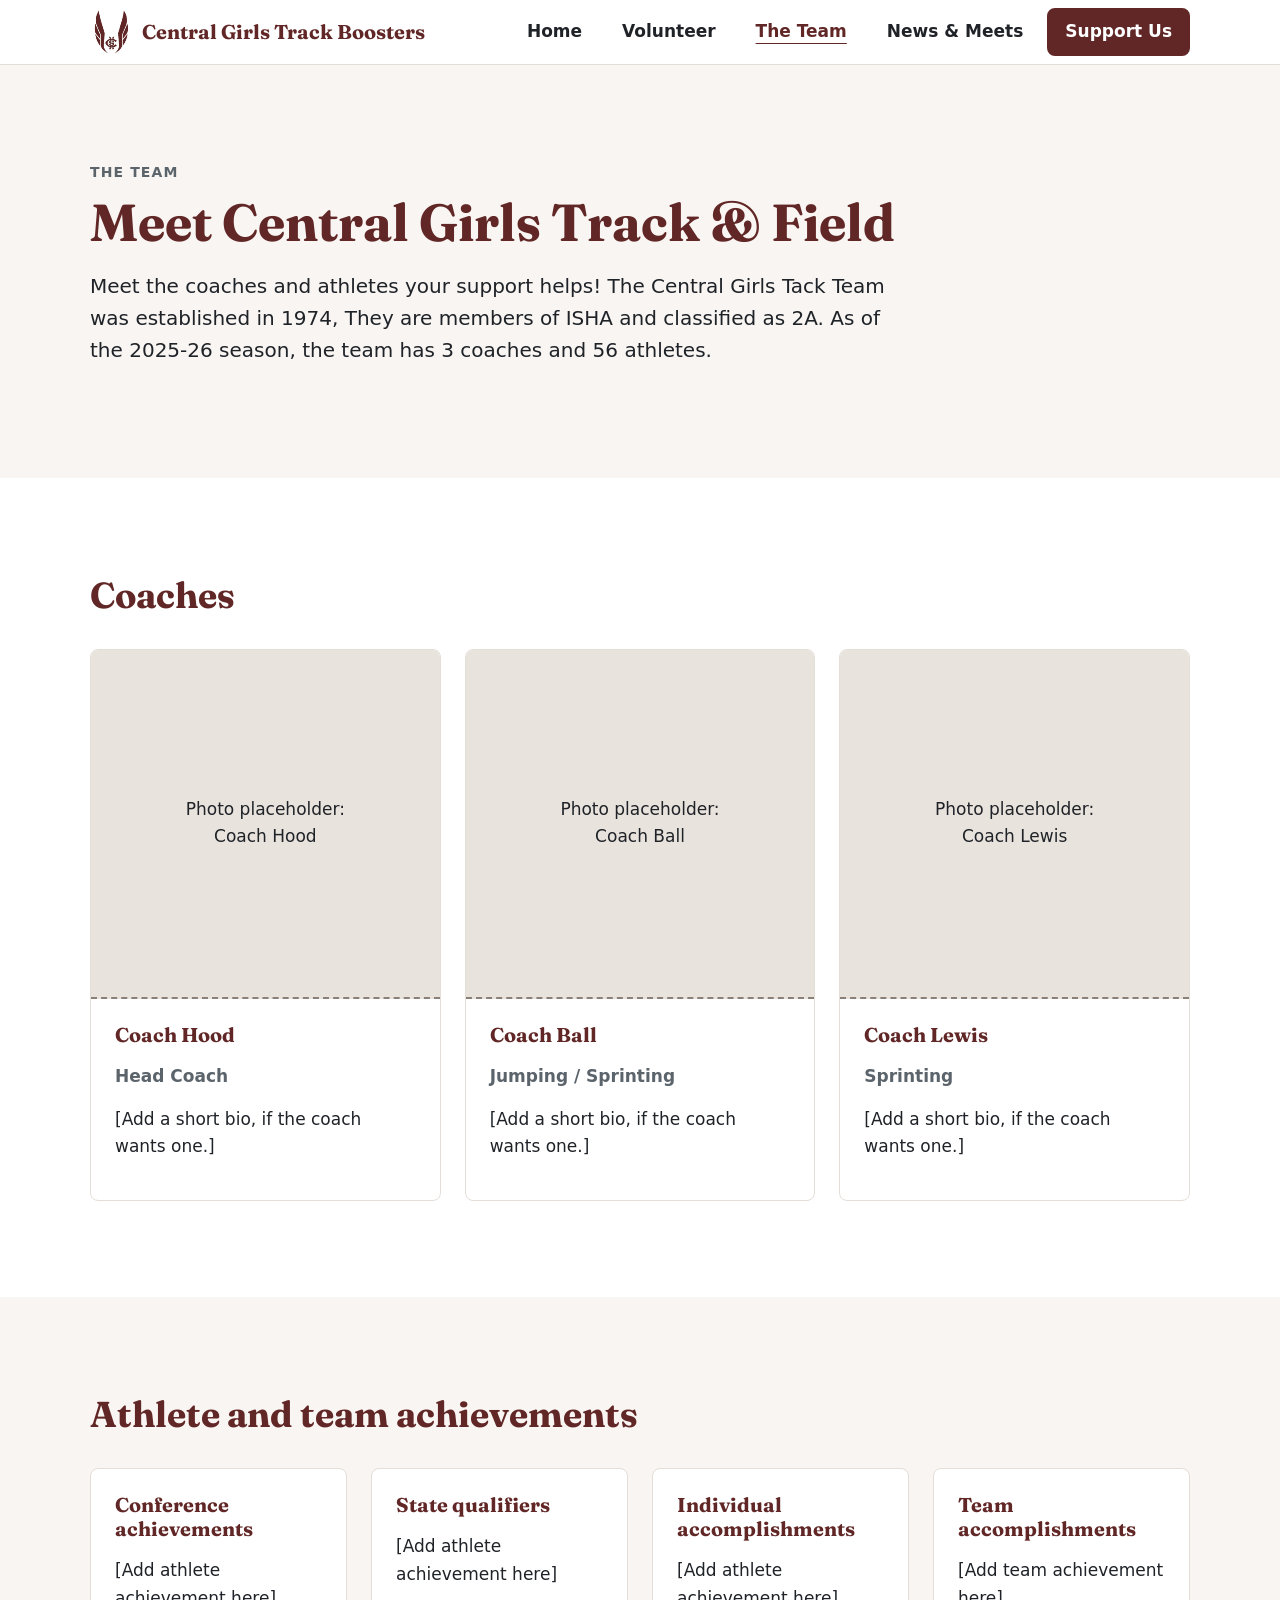
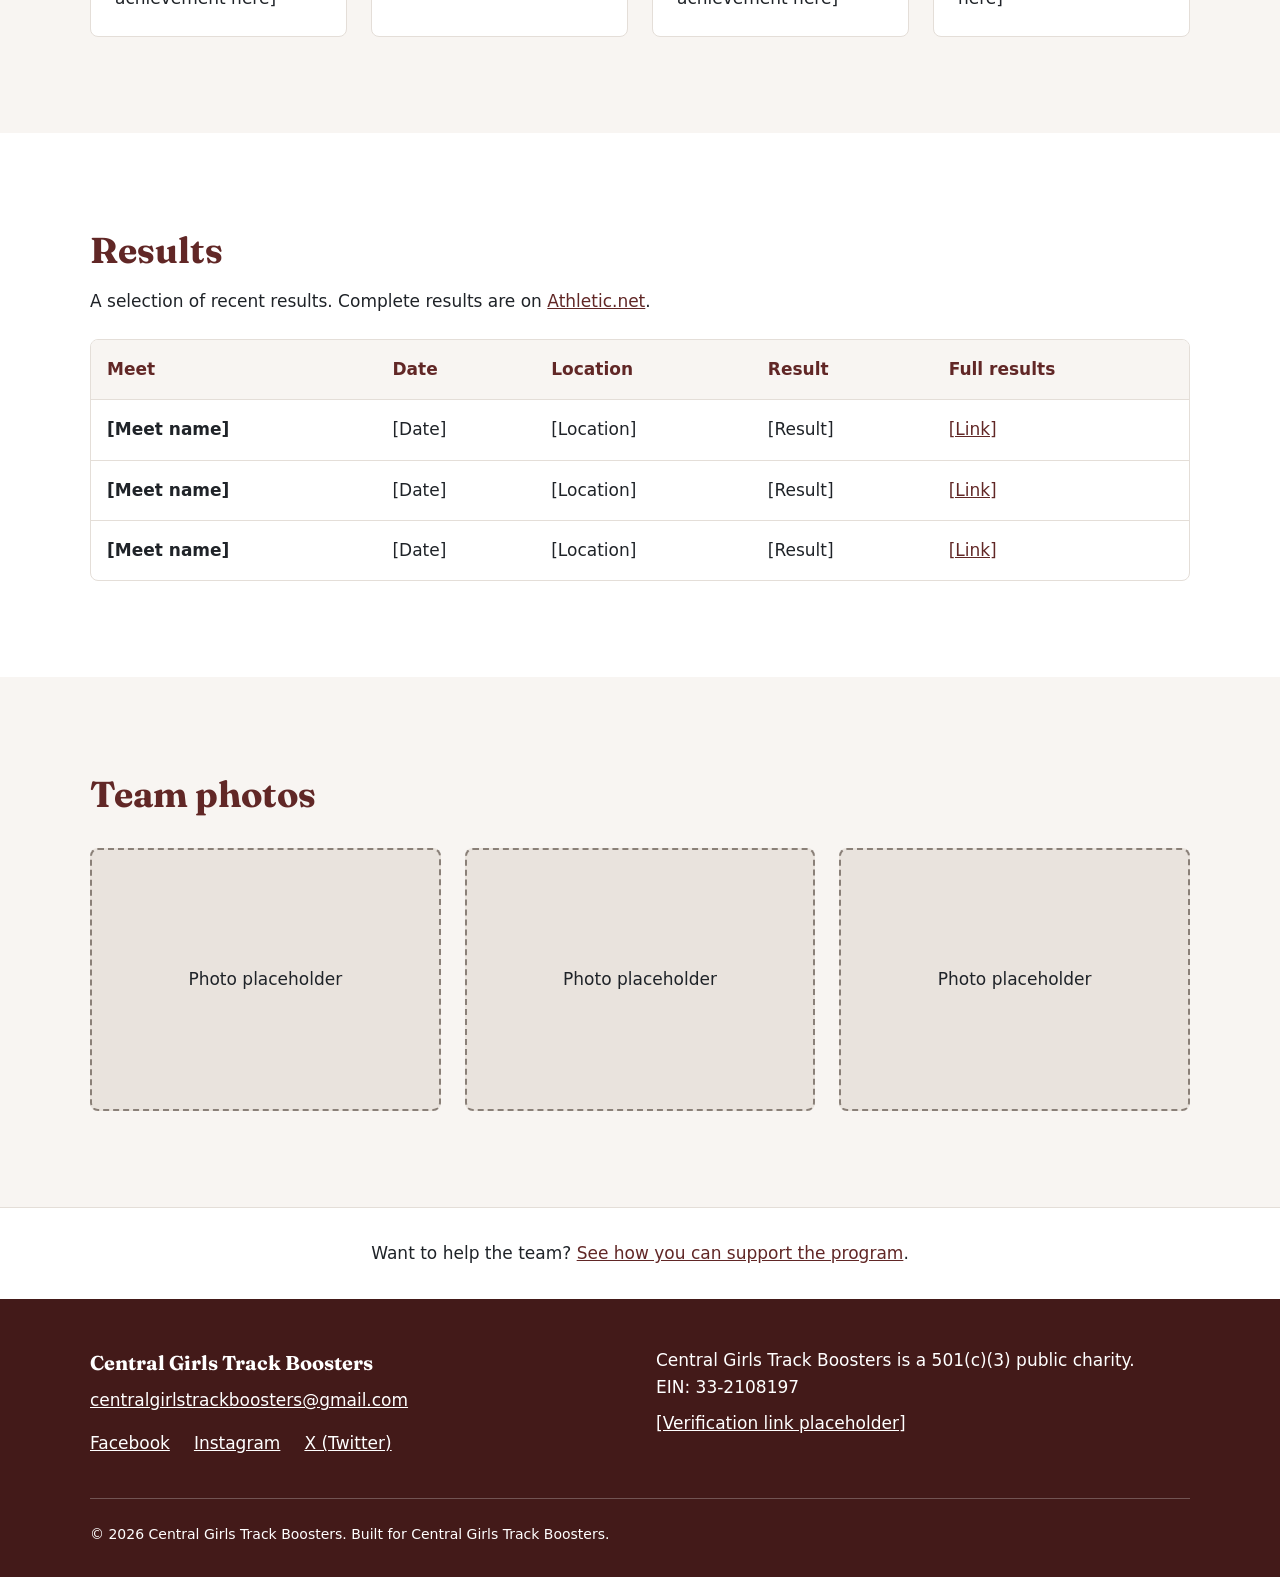
<file: team.html>
<!DOCTYPE html>
<html lang="en">
<head>
  <meta charset="utf-8">
  <meta name="viewport" content="width=device-width, initial-scale=1">
  <title>The Team</title>
  <meta name="description" content="Meet the coaches and athletes of Central Girls Track.">

  <link rel="preconnect" href="https://fonts.googleapis.com">
  <link rel="preconnect" href="https://fonts.gstatic.com" crossorigin>
  <link href="https://fonts.googleapis.com/css2?family=Fraunces:wght@600;700&display=swap" rel="stylesheet">

  <link rel="stylesheet" href="css/style.css">
  <script src="js/main.js" defer></script>
</head>
<body>
  <a class="skip-link" href="#main">Skip to main content</a>

  <header class="site-header">
  <div class="container header-inner">

    <a class="brand" href="index.html">
      <img src="images/logo.png" alt="" width="48" height="48">
      <span class="brand-text">Central Girls Track Boosters</span>
    </a>

    <button class="nav-toggle" type="button"
            aria-expanded="false" aria-controls="site-nav">
      <span class="nav-toggle-label">Menu</span>
    </button>

    <nav id="site-nav" class="site-nav" aria-label="Main">
      <ul class="nav-list">
        <li><a href="index.html">Home</a></li>
        <li><a href="volunteer.html">Volunteer</a></li>
        <li><a href="team.html" aria-current="page">The Team</a></li>
        <li><a href="news.html">News &amp; Meets</a></li>
        <li><a class="btn btn-primary" href="support.html">Support Us</a></li>
      </ul>
    </nav>

  </div>
</header>

  <main id="main">
  <!-- Hero -->
  <section class="section section-alt hero" aria-labelledby="page-heading">
    <div class="container">
      <p class="eyebrow">The Team</p>
      <h1 id="page-heading">Meet Central Girls Track &amp; Field</h1>
      <p class="lead">
        Meet the coaches and athletes your support helps! The Central Girls Tack Team was established in 1974, They are members of ISHA and classified as 2A. As of the 2025-26 season, the team has 3 coaches and 56 athletes. 
      </p>
    </div>
  </section>

  <!-- Coaches -->
  <section class="section" aria-labelledby="coaches-heading">
    <div class="container">
      <h2 id="coaches-heading">Coaches</h2>
      <ul class="coach-grid">
        <li class="card coach-card">
          <div class="placeholder" role="img" aria-label="Placeholder for a photo of Coach Hood">
            Photo placeholder:<br>Coach Hood
          </div>
          <div class="card-body">
            <h3>Coach Hood</h3>
            <p class="role">Head Coach</p>
            <p>[Add a short bio, if the coach wants one.]</p>
          </div>
        </li>
        <li class="card coach-card">
          <div class="placeholder" role="img" aria-label="Placeholder for a photo of Coach Ball">
            Photo placeholder:<br>Coach Ball
          </div>
          <div class="card-body">
            <h3>Coach Ball</h3>
            <p class="role">Jumping / Sprinting</p>
            <p>[Add a short bio, if the coach wants one.]</p>
          </div>
        </li>
        <li class="card coach-card">
          <div class="placeholder" role="img" aria-label="Placeholder for a photo of Coach Lewis">
            Photo placeholder:<br>Coach Lewis
          </div>
          <div class="card-body">
            <h3>Coach Lewis</h3>
            <p class="role">Sprinting</p>
            <p>[Add a short bio, if the coach wants one.]</p>
          </div>
        </li>
      </ul>
    </div>
  </section>

  <!-- Achievements -->
  <section class="section section-alt" aria-labelledby="achievements-heading">
    <div class="container">
      <h2 id="achievements-heading">Athlete and team achievements</h2>
      <ul class="benefit-grid">
        <li class="card card-body">
          <h3>Conference achievements</h3>
          <p>[Add athlete achievement here]</p>
        </li>
        <li class="card card-body">
          <h3>State qualifiers</h3>
          <p>[Add athlete achievement here]</p>
        </li>
        <li class="card card-body">
          <h3>Individual accomplishments</h3>
          <p>[Add athlete achievement here]</p>
        </li>
        <li class="card card-body">
          <h3>Team accomplishments</h3>
          <p>[Add team achievement here]</p>
        </li>
      </ul>
    </div>
  </section>

  <!-- Results -->
  <section class="section" aria-labelledby="results-heading">
    <div class="container">
      <h2 id="results-heading">Results</h2>
      <p>
        A selection of recent results. Complete results are on
        <a href="https://www.athletic.net/team/19700/track-and-field-outdoor/2026"
           target="_blank" rel="noopener">Athletic.net<span class="visually-hidden"> (opens in a new tab)</span></a>.
      </p>

      <div class="table-wrap" role="region" aria-labelledby="results-heading" tabindex="0">
        <table class="results-table">
          <caption class="visually-hidden">Recent meet results</caption>
          <thead>
            <tr>
              <th scope="col">Meet</th>
              <th scope="col">Date</th>
              <th scope="col">Location</th>
              <th scope="col">Result</th>
              <th scope="col">Full results</th>
            </tr>
          </thead>
          <tbody>
            <tr>
              <th scope="row">[Meet name]</th>
              <td>[Date]</td>
              <td>[Location]</td>
              <td>[Result]</td>
              <td><a href="#">[Link]</a></td>
            </tr>
            <tr>
              <th scope="row">[Meet name]</th>
              <td>[Date]</td>
              <td>[Location]</td>
              <td>[Result]</td>
              <td><a href="#">[Link]</a></td>
            </tr>
            <tr>
              <th scope="row">[Meet name]</th>
              <td>[Date]</td>
              <td>[Location]</td>
              <td>[Result]</td>
              <td><a href="#">[Link]</a></td>
            </tr>
          </tbody>
        </table>
      </div>
    </div>
  </section>

  <!-- Photos -->
  <section class="section section-alt" aria-labelledby="photos-heading">
    <div class="container">
      <h2 id="photos-heading">Team photos</h2>
      <ul class="photo-grid">
        <li class="placeholder" role="img" aria-label="Placeholder for a team photo">Photo placeholder</li>
        <li class="placeholder" role="img" aria-label="Placeholder for a team photo">Photo placeholder</li>
        <li class="placeholder" role="img" aria-label="Placeholder for a team photo">Photo placeholder</li>
      </ul>
    </div>
  </section>

  <!-- Quiet support strip -->
  <section class="support-strip" aria-label="Other ways to help">
    <div class="container">
      <p>
        Want to help the team?
        <a href="support.html">See how you can support the program</a>.
      </p>
    </div>
  </section>
  </main>

  <footer class="site-footer">
  <div class="container footer-inner">

    <div class="footer-col">
      <p class="footer-name">Central Girls Track Boosters</p>
      <p>
        <a data-config-mailto="email" data-config-text="email" href="#">[CONTACT EMAIL PLACEHOLDER]</a>
      </p>
      <ul class="social-list">
        <li><a data-config-href="facebookUrl" href="#">Facebook</a></li>
        <li><a data-config-href="instagramUrl" href="#">Instagram</a></li>
        <li><a data-config-href="xUrl" href="#">X (Twitter)</a></li>
      </ul>
    </div>

    <div class="footer-col">
      <p>
        Central Girls Track Boosters is a 501(c)(3) public charity.<br>
        EIN: 33-2108197
      </p>
      <p><a href="#">[Verification link placeholder]</a></p>
    </div>

  </div>

  <div class="container footer-bottom">
    <p>&copy; 2026 Central Girls Track Boosters. Built for Central Girls Track Boosters.</p>
  </div>
</footer>
</body>
</html>
</file>
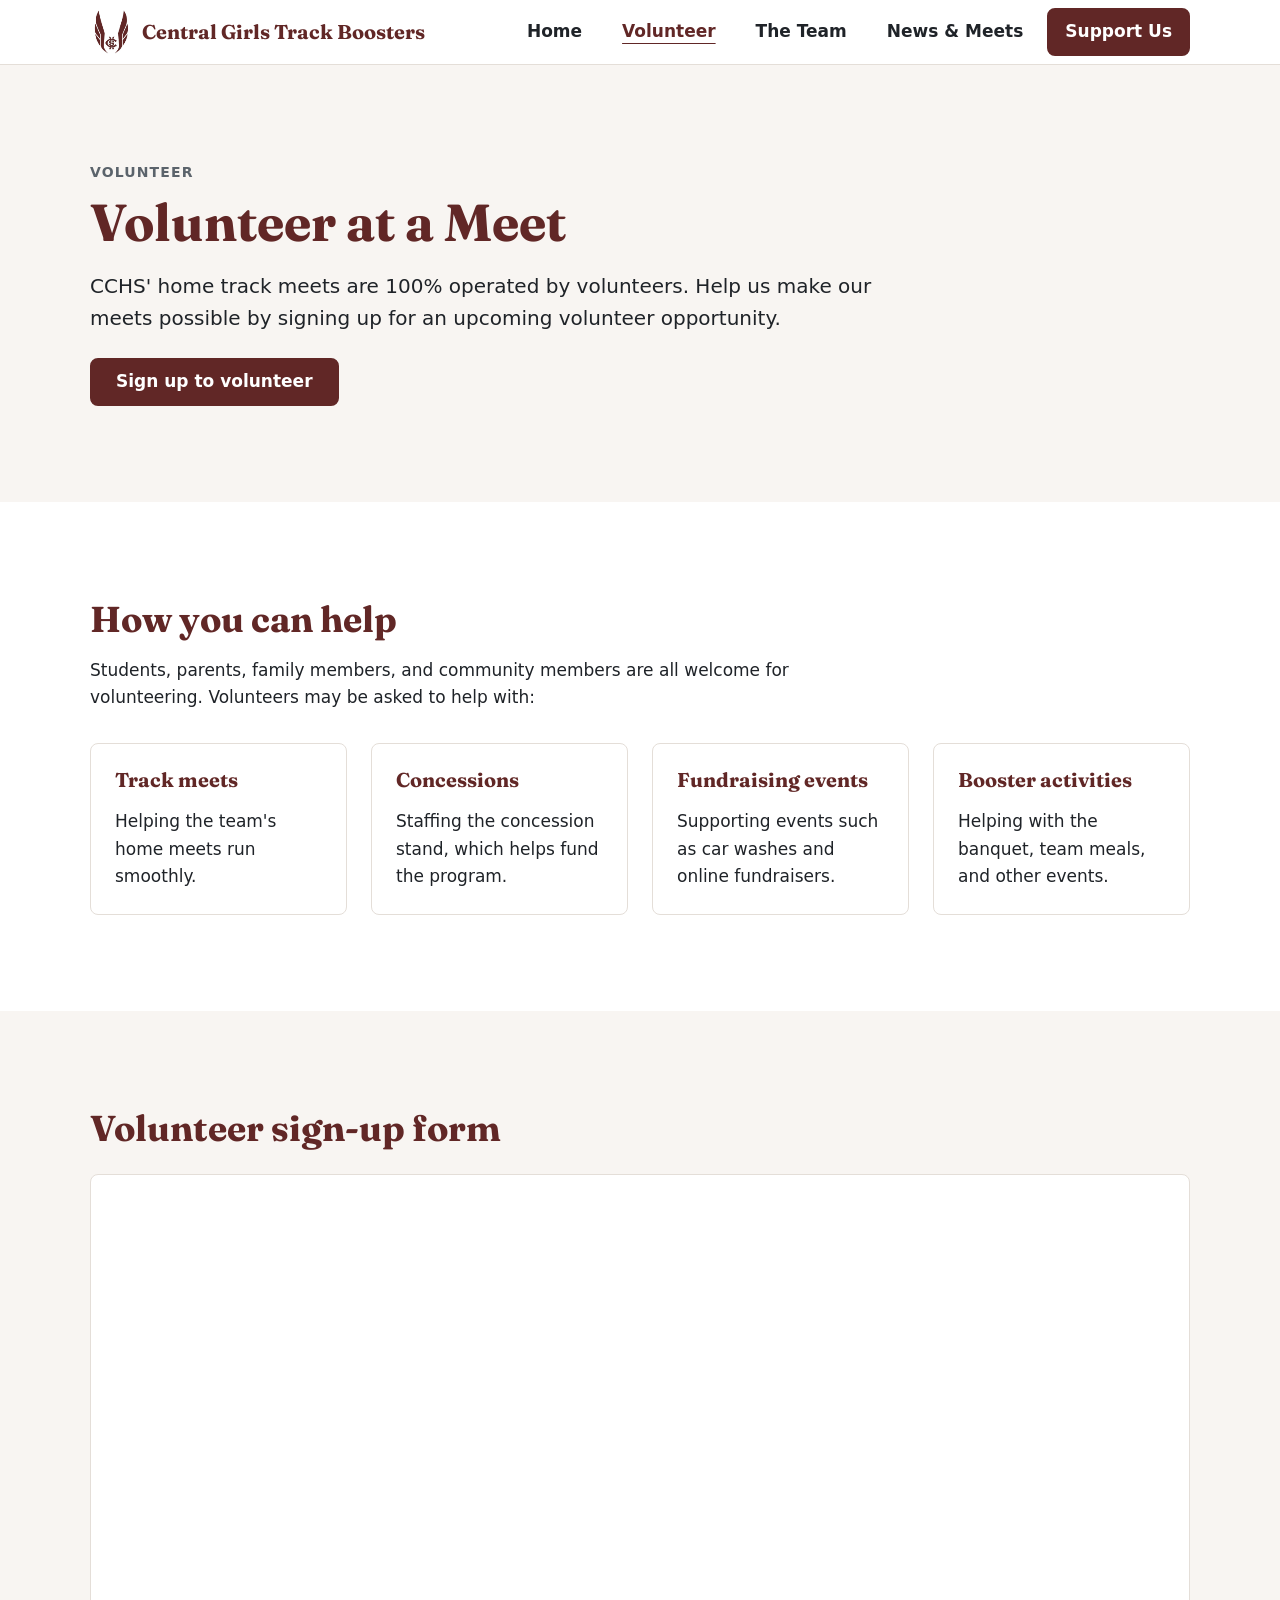
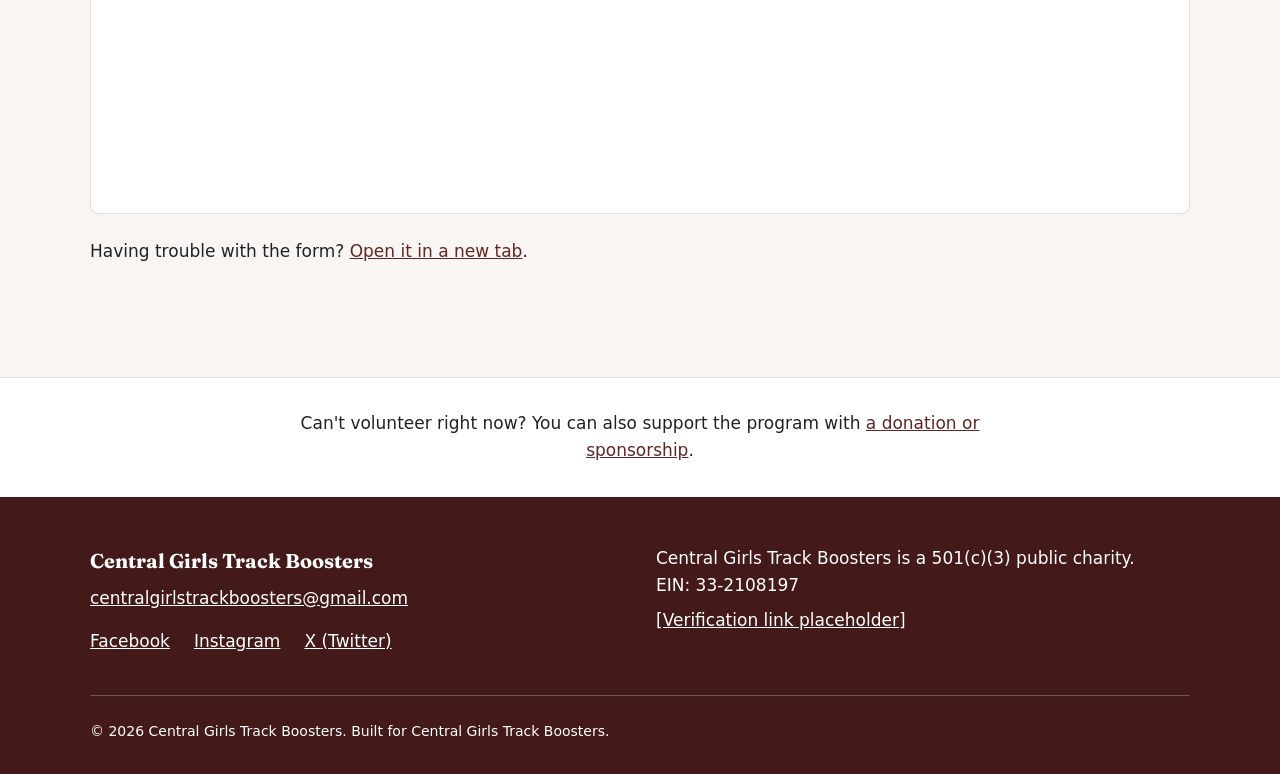
<file: volunteer.html>
<!DOCTYPE html>
<html lang="en">
<head>
  <meta charset="utf-8">
  <meta name="viewport" content="width=device-width, initial-scale=1">
  <title>Volunteer</title>
  <meta name="description" content="Volunteer at track meets and booster events."">

  <link rel="preconnect" href="https://fonts.googleapis.com">
  <link rel="preconnect" href="https://fonts.gstatic.com" crossorigin>
  <link href="https://fonts.googleapis.com/css2?family=Fraunces:wght@600;700&display=swap" rel="stylesheet">

  <link rel="stylesheet" href="css/style.css">
  <script src="js/main.js" defer></script>
</head>
<body>
  <a class="skip-link" href="#main">Skip to main content</a>

  <header class="site-header">
  <div class="container header-inner">

    <a class="brand" href="index.html">
      <img src="images/logo.png" alt="" width="48" height="48">
      <span class="brand-text">Central Girls Track Boosters</span>
    </a>

    <button class="nav-toggle" type="button"
            aria-expanded="false" aria-controls="site-nav">
      <span class="nav-toggle-label">Menu</span>
    </button>

    <nav id="site-nav" class="site-nav" aria-label="Main">
      <ul class="nav-list">
        <li><a href="index.html">Home</a></li>
        <li><a href="volunteer.html" aria-current="page">Volunteer</a></li>
        <li><a href="team.html">The Team</a></li>
        <li><a href="news.html">News &amp; Meets</a></li>
        <li><a class="btn btn-primary" href="support.html">Support Us</a></li>
      </ul>
    </nav>

  </div>
</header>

  <main id="main">
  <!-- Hero -->
  <section class="section section-alt hero" aria-labelledby="page-heading">
    <div class="container">
      <p class="eyebrow">Volunteer</p>
      <h1 id="page-heading">Volunteer at a Meet</h1>
      <p class="lead">
        CCHS' home track meets are 100% operated by volunteers. Help us make our meets possible by signing up for an upcoming volunteer
        opportunity.
      </p>
      <div class="hero-actions">
        <a class="btn btn-primary" href="#signup">Sign up to volunteer</a>
      </div>
    </div>
  </section>

  <!-- What volunteers do -->
  <section class="section" aria-labelledby="roles-heading">
    <div class="container">
      <h2 id="roles-heading">How you can help</h2>
      <p>
        Students, parents, family members, and community members are all welcome for volunteering.
        Volunteers may be asked to help with:
      </p>
      <ul class="benefit-grid">
        <li class="card card-body">
          <h3>Track meets</h3>
          <p>Helping the team's home meets run smoothly.</p>
        </li>
        <li class="card card-body">
          <h3>Concessions</h3>
          <p>Staffing the concession stand, which helps fund the program.</p>
        </li>
        <li class="card card-body">
          <h3>Fundraising events</h3>
          <p>Supporting events such as car washes and online fundraisers.</p>
        </li>
        <li class="card card-body">
          <h3>Booster activities</h3>
          <p>Helping with the banquet, team meals, and other events.</p>
        </li>
      </ul>
    </div>
  </section>

  <!-- Sign-up form -->
  <section class="section section-alt" id="signup" aria-labelledby="signup-heading">
    <div class="container">
      <h2 id="signup-heading">Volunteer sign-up form</h2>

      <div id="form-placeholder" class="placeholder form-placeholder">
        Google Form embed placeholder.<br>
        Add the form link to <code>volunteerFormUrl</code> in <code>main.js</code>.
      </div>

      <iframe id="volunteer-frame" class="form-frame" hidden
              title="Volunteer sign-up form">
        Your browser can't display the form here.
      </iframe>

      <p class="form-fallback">
        Having trouble with the form?
        <a data-config-href="volunteerFormUrl" href="#" target="_blank" rel="noopener">
          Open it in a new tab<span class="visually-hidden"> (opens in a new tab)</span></a>.
      </p>
    </div>
  </section>

  <!-- Quiet support strip -->
  <section class="support-strip" aria-label="Other ways to help">
    <div class="container">
      <p>
        Can't volunteer right now? You can also support the program with
        <a href="support.html"> a donation or sponsorship</a>.
      </p>
    </div>
  </section>

</main>

<footer class="site-footer">
  <div class="container footer-inner">

    <div class="footer-col">
      <p class="footer-name">Central Girls Track Boosters</p>
      <p>
        <a data-config-mailto="email" data-config-text="email" href="#">[CONTACT EMAIL PLACEHOLDER]</a>
      </p>
      <ul class="social-list">
        <li><a data-config-href="facebookUrl" href="#">Facebook</a></li>
        <li><a data-config-href="instagramUrl" href="#">Instagram</a></li>
        <li><a data-config-href="xUrl" href="#">X (Twitter)</a></li>
      </ul>
    </div>

    <div class="footer-col">
      <p>
        Central Girls Track Boosters is a 501(c)(3) public charity.<br>
        EIN: 33-2108197
      </p>
      <p><a href="#">[Verification link placeholder]</a></p>
    </div>

  </div>

  <div class="container footer-bottom">
    <p>&copy; 2026 Central Girls Track Boosters. Built for Central Girls Track Boosters.</p>
  </div>
</footer>
</body>
</html>
</file>
<file: css/style.css>
:root {
  /* Colors */
  --color-brand: #612726;        /* logo maroon */
  --color-brand-dark: #431a19;   /* hover states, footer, CTA band */
  --color-ink: #1f2328;          /* body text */
  --color-muted: #5b636b;        /* captions, secondary text */
  --color-bg: #ffffff;
  --color-bg-alt: #f8f5f2;       /* warm off-white for alternating sections */
  --color-border: #e4ded8;
  --color-focus: #1a56c4;        /* keyboard focus ring */

  /* Typography */
  --font-heading: "Fraunces", Georgia, "Times New Roman", serif;
  --font-body: system-ui, -apple-system, "Segoe UI", Roboto, sans-serif;

  /* Spacing (8px base scale, in rem) */
  --space-1: 0.5rem;   /*  8px */
  --space-2: 1rem;     /* 16px */
  --space-3: 1.5rem;   /* 24px */
  --space-4: 2rem;     /* 32px */
  --space-6: 3rem;     /* 48px */
  --space-8: 4rem;     /* 64px */
  --space-12: 6rem;    /* 96px */

  /* Shape and layout */
  --radius: 8px;
  --max-width: 1100px;
}

*,
*::before,
*::after {
  box-sizing: border-box;
}

body {
  margin: 0;
  font-family: var(--font-body);
  font-size: 1.0625rem;   /* 17px */
  line-height: 1.6;
  color: var(--color-ink);
  background: var(--color-bg);
}

h1, h2, h3 {
  font-family: var(--font-heading);
  line-height: 1.2;
  color: var(--color-brand);
  margin: 0 0 var(--space-2);
}

h1 { font-size: clamp(2rem, 1.5rem + 2.5vw, 3.25rem); }
h2 { font-size: clamp(1.5rem, 1.25rem + 1.25vw, 2.25rem); }
h3 { font-size: 1.25rem; }

p {
  margin: 0 0 var(--space-2);
  max-width: 65ch;
}

img {
  max-width: 100%;
  display: block;
}

a {
  color: var(--color-brand);
}

.container {
  width: min(100% - 2rem, var(--max-width));
  margin-inline: auto;
}

:focus-visible {
  outline: 3px solid var(--color-focus);
  outline-offset: 3px;
}

.skip-link {
  position: absolute;
  left: -9999px;
}

.skip-link:focus {
  left: var(--space-2);
  top: var(--space-2);
  z-index: 100;
  padding: var(--space-1) var(--space-2);
  background: var(--color-bg);
  color: var(--color-brand);
}

.btn {
  display: inline-flex;
  align-items: center;
  justify-content: center;
  min-height: 48px;
  padding: 0 var(--space-3);
  border: 2px solid var(--color-brand);
  border-radius: var(--radius);
  font: inherit;
  font-weight: 600;
  text-decoration: none;
  cursor: pointer;
}

.btn-primary {
  background: var(--color-brand);
  color: #fff;
}

.btn-primary:hover {
  background: var(--color-brand-dark);
  border-color: var(--color-brand-dark);
}

.btn-secondary {
  background: transparent;
  color: var(--color-brand);
}

.btn-secondary:hover {
  background: var(--color-bg-alt);
}

.site-header {
  background: var(--color-bg);
  border-bottom: 1px solid var(--color-border);
  position: sticky;
  top: 0;
  z-index: 50;
}

.header-inner {
  display: flex;
  align-items: center;
  justify-content: space-between;
  padding-block: var(--space-1);
}

.brand {
  display: flex;
  align-items: center;
  gap: var(--space-1);
  color: var(--color-brand);
  text-decoration: none;
  font-family: var(--font-heading);
  font-weight: 700;
  line-height: 1.2;
    font-size: 1.25rem;
}

.brand img {
  width: 44px;
  height: 44px;
}

.nav-toggle {
  min-height: 48px;
  padding: 0 var(--space-2);
  background: transparent;
  color: var(--color-brand);
  border: 2px solid var(--color-brand);
  border-radius: var(--radius);
  font: inherit;
  font-weight: 600;
  cursor: pointer;
}

.site-nav {
  display: none;
  position: absolute;
  top: 100%;
  left: 0;
  right: 0;
  background: var(--color-bg);
  border-bottom: 1px solid var(--color-border);
  padding: var(--space-2);
}

.site-nav.is-open {
  display: block;
}

.nav-list {
  list-style: none;
  margin: 0;
  padding: 0;
  display: flex;
  flex-direction: column;
  gap: var(--space-1);
}

.nav-list a {
  display: block;
  padding: var(--space-2);
  color: var(--color-ink);
  text-decoration: none;
  font-weight: 600;
}

.nav-list a:hover,
.nav-list a[aria-current="page"] {
  color: var(--color-brand);
  text-decoration: underline;
  text-underline-offset: 6px;
}

.nav-list a.btn {
  color: #fff;
  text-decoration: none;
}

@media (min-width: 56rem) {
  .nav-toggle {
    display: none;
  }

  .site-nav {
    display: block;
    position: static;
    border: 0;
    padding: 0;
  }

  .nav-list {
    flex-direction: row;
    align-items: center;
    gap: var(--space-1);
  }

  .nav-list a {
    padding: var(--space-1) var(--space-2);
  }
}

.site-footer {
  background: var(--color-brand-dark);
  color: #fff;
  padding-block: var(--space-6) var(--space-3);
}

.site-footer a {
  color: #fff;
}

.site-footer p {
  margin-bottom: var(--space-1);
}

.footer-inner {
  display: grid;
  gap: var(--space-4);
}

.footer-name {
  font-family: var(--font-heading);
  font-weight: 700;
  font-size: 1.25rem;
}

.social-list {
  list-style: none;
  margin: 0;
  padding: 0;
  display: flex;
  flex-wrap: wrap;
  gap: var(--space-3);
}

.social-list a {
  display: inline-block;
  padding-block: var(--space-1);
}

.footer-bottom {
  margin-top: var(--space-4);
  padding-top: var(--space-3);
  border-top: 1px solid rgba(255, 255, 255, 0.25);
  font-size: 0.875rem;
}

@media (min-width: 40rem) {
  .footer-inner {
    grid-template-columns: 1fr 1fr;
  }
}

.section {
  padding-block: var(--space-8);
}

.section-alt {
  background: var(--color-bg-alt);
}

.eyebrow {
  margin-bottom: var(--space-1);
  font-size: 0.875rem;
  font-weight: 600;
  letter-spacing: 0.08em;
  text-transform: uppercase;
  color: var(--color-muted);
}

.lead {
  font-size: 1.25rem;
}

.text-link {
  font-weight: 600;
}

.hero-inner {
  display: grid;
  gap: var(--space-6);
  align-items: center;
}

.hero-actions {
  display: flex;
  flex-wrap: wrap;
  align-items: center;
  gap: var(--space-3);
  margin-top: var(--space-3);
}

.placeholder {
  display: grid;
  place-items: center;
  aspect-ratio: 4 / 3;
  padding: var(--space-2);
  background: #e9e3dd;
  border: 2px dashed #8a8078;
  border-radius: var(--radius);
  color: var(--color-ink);
  text-align: center;
}

.stats {
  list-style: none;
  margin: var(--space-4) 0 0;
  padding: 0;
  display: grid;
  gap: var(--space-2);
}

.stat {
  padding: var(--space-3);
  background: var(--color-bg);
  border: 1px solid var(--color-border);
  border-radius: var(--radius);
}

.stat p {
  margin-bottom: var(--space-1);
}

.stat-number {
  font-family: var(--font-heading);
  font-size: clamp(2.25rem, 1.8rem + 2vw, 3rem);
  font-weight: 700;
  line-height: 1.1;
  color: var(--color-brand);
}

.stat-label {
  font-weight: 600;
}

.stat-note {
  font-size: 0.875rem;
  color: var(--color-muted);
}

.progress-card {
  margin-top: var(--space-4);
  padding: var(--space-3);
  background: var(--color-bg-alt);
  border: 1px solid var(--color-border);
  border-radius: var(--radius);
}

.progress-goal {
  font-size: 1.25rem;
  margin-bottom: var(--space-1);
}

.progress {
  display: block;
  width: 100%;
  height: 20px;
  margin-bottom: var(--space-1);
  accent-color: var(--color-brand);
}

.progress-note {
  color: var(--color-muted);
  font-size: 0.9375rem;
}

.card {
  background: var(--color-bg);
  border: 1px solid var(--color-border);
  border-radius: var(--radius);
  overflow: hidden;
}

.card ul {
  margin: 0;
  padding-left: 1.25rem;
}

.card li + li {
  margin-top: var(--space-1);
}

.card-body {
  padding: var(--space-3);
}

.cost {
  font-family: var(--font-heading);
  font-size: 1.25rem;
  font-weight: 700;
  color: var(--color-brand);
}

.feature-card .placeholder {
  border-radius: 0;
  border-width: 0 0 2px;
}

.two-col {
  display: grid;
  gap: var(--space-3);
  margin-top: var(--space-3);
}

.cta-band {
  padding-block: var(--space-8);
  background: var(--color-brand);
  color: #fff;
  text-align: center;
}

.cta-band h2 {
  color: #fff;
}

.cta-band p {
  margin-inline: auto;
}

.btn-light {
  background: #fff;
  color: var(--color-brand);
  border-color: #fff;
}

.btn-light:hover {
  background: var(--color-bg-alt);
  border-color: var(--color-bg-alt);
}

.callout {
  margin-block: var(--space-4);
  padding: var(--space-3);
  background: var(--color-bg);
  border: 1px solid var(--color-border);
  border-left: 6px solid var(--color-brand);
  border-radius: var(--radius);
}

.callout h3 {
  margin-bottom: var(--space-1);
}

.callout p:last-child {
  margin-bottom: 0;
}

.source-note {
  font-size: 0.9375rem;
  color: var(--color-muted);
}


@media (min-width: 56rem) {
  .section {
    padding-block: var(--space-12);
  }

  .hero-inner {
    grid-template-columns: 1.1fr 0.9fr;
    gap: var(--space-8);
  }
}

@media (min-width: 40rem) {
    .stats {
    grid-template-columns: repeat(3, 1fr);
  }
    .two-col {
    grid-template-columns: 1fr 1fr;
  }
    .feature-card {
    display: grid;
    grid-template-columns: 1fr 1fr;
  }
    .feature-card .placeholder {
    aspect-ratio: auto;
    border-width: 0 2px 0 0;
  }
}

html {
  scroll-padding-top: 5rem;
}

.wishlist-grid {
  list-style: none;
  margin: var(--space-4) 0 0;
  padding: 0;
  display: grid;
  gap: var(--space-3);
  grid-template-columns: repeat(auto-fit, minmax(min(100%, 16rem), 1fr));
}

.wishlist-card {
  display: flex;
  flex-direction: column;
  height: 100%;
}

.wishlist-card .placeholder {
  border-radius: 0;
  border-width: 0 0 2px;
}

.wishlist-card .card-body {
  flex: 1;
  display: flex;
  flex-direction: column;
}

.status {
  align-self: flex-start;
  margin: auto 0 0;
  padding: 0.25rem 0.75rem;
  background: var(--color-bg-alt);
  border: 1px solid var(--color-border);
  border-radius: 999px;
  font-size: 0.875rem;
  font-weight: 600;
}

.benefit-grid,
.tier-grid {
  list-style: none;
  margin: var(--space-4) 0 0;
  padding: 0;
  display: grid;
  gap: var(--space-3);
}

.benefit-grid {
  grid-template-columns: repeat(auto-fit, minmax(min(100%, 14rem), 1fr));
}

.tier-grid {
  grid-template-columns: repeat(auto-fit, minmax(min(100%, 14rem), 1fr));
  margin-block: var(--space-3);
}

.benefit-grid p:last-child {
  margin-bottom: 0;
}

.example-label {
  display: inline-block;
  padding: var(--space-1) var(--space-2);
  border: 2px dashed #8a8078;
  border-radius: var(--radius);
  background: #e9e3dd;
  font-weight: 600;
}

.give-box {
  padding: var(--space-4);
  background: var(--color-bg);
  border: 1px solid var(--color-border);
  border-top: 6px solid var(--color-brand);
  border-radius: var(--radius);
  text-align: center;
}

.give-box p {
  margin-inline: auto;
}

.fine-print {
  margin-top: var(--space-4);
  padding-top: var(--space-3);
  border-top: 1px solid var(--color-border);
  font-size: 0.9375rem;
  color: var(--color-muted);
}
[hidden] {
  display: none !important;
}

.visually-hidden {
  position: absolute;
  width: 1px;
  height: 1px;
  margin: -1px;
  padding: 0;
  overflow: hidden;
  clip-path: inset(50%);
  white-space: nowrap;
  border: 0;
}

.form-placeholder {
  aspect-ratio: auto;
  min-height: 18rem;
  margin-top: var(--space-3);
}

.form-frame {
  display: block;
  width: 100%;
  height: 40rem;
  margin-top: var(--space-3);
  background: var(--color-bg);
  border: 1px solid var(--color-border);
  border-radius: var(--radius);
}

.form-fallback {
  margin-top: var(--space-3);
}

.support-strip {
  padding-block: var(--space-4);
  border-top: 1px solid var(--color-border);
  text-align: center;
}

.support-strip p {
  margin: 0 auto;
}

.coach-grid,
.photo-grid {
  list-style: none;
  margin: var(--space-4) 0 0;
  padding: 0;
  display: grid;
  gap: var(--space-3);
  grid-template-columns: repeat(auto-fit, minmax(min(100%, 15rem), 1fr));
}

.coach-card .placeholder {
  aspect-ratio: 1 / 1;
  border-radius: 0;
  border-width: 0 0 2px;
}

.role {
  font-weight: 600;
  color: var(--color-muted);
}

.photo-grid .placeholder {
  aspect-ratio: 4 / 3;
}

.table-wrap {
  margin-top: var(--space-3);
  overflow-x: auto;
  border: 1px solid var(--color-border);
  border-radius: var(--radius);
}

.results-table {
  width: 100%;
  min-width: 40rem;
  border-collapse: collapse;
  text-align: left;
}

.results-table th,
.results-table td {
  padding: var(--space-2);
  border-bottom: 1px solid var(--color-border);
}

.results-table thead th {
  background: var(--color-bg-alt);
  color: var(--color-brand);
}

.results-table tbody tr:last-child th,
.results-table tbody tr:last-child td {
  border-bottom: 0;
}
</file>
